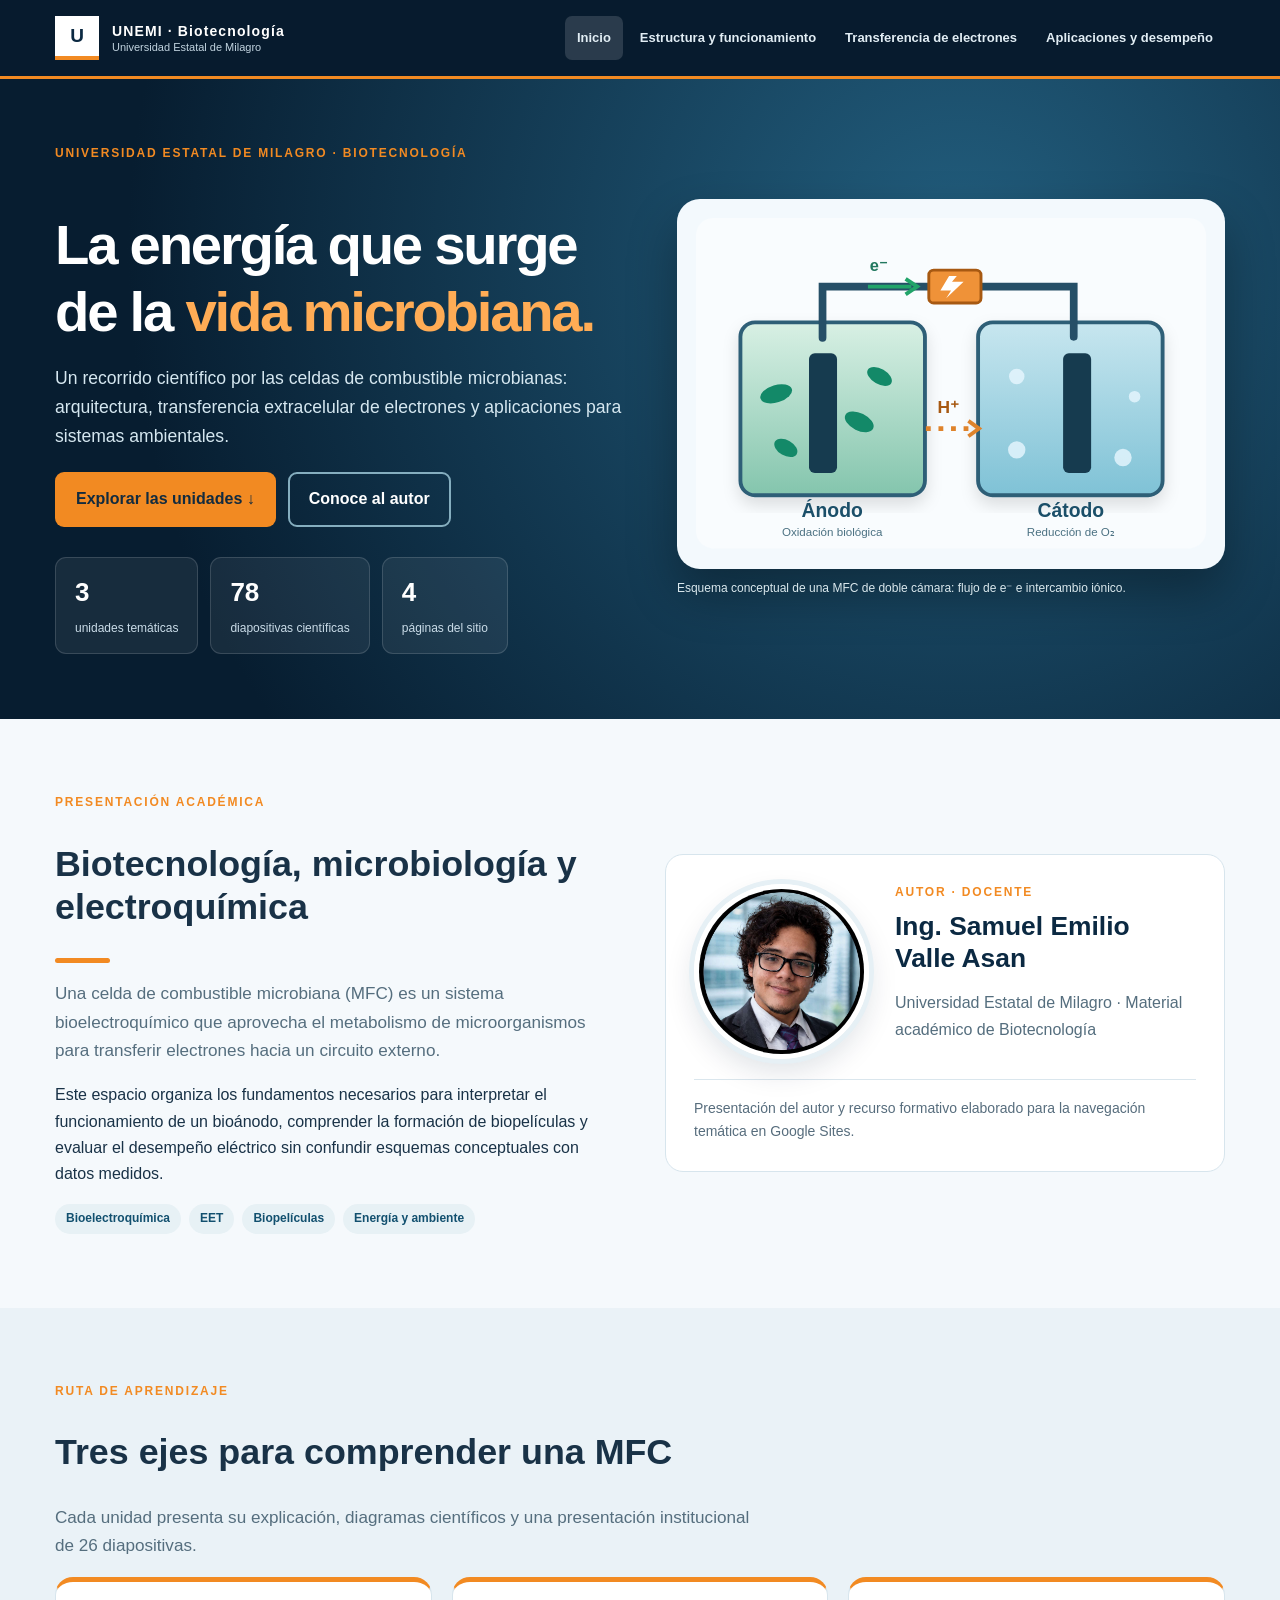
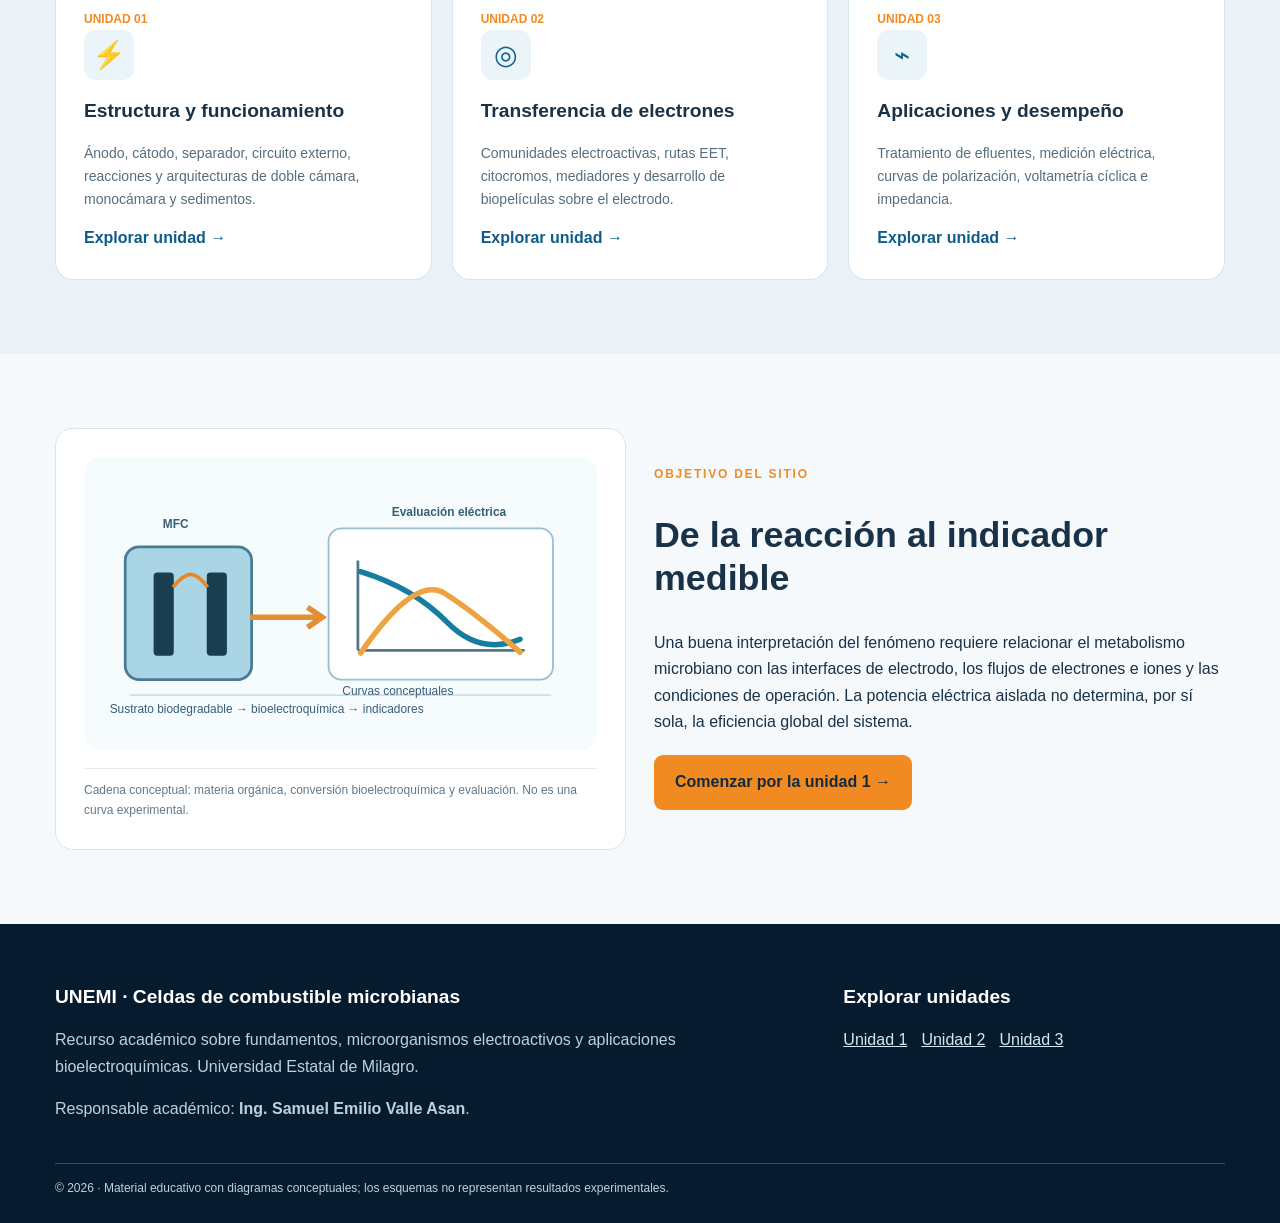
<file: index.html>
<!doctype html><html lang="es"><head><meta charset="utf-8"><meta name="viewport" content="width=device-width, initial-scale=1"><meta name="theme-color" content="#0b2942"><meta name="description" content="Sitio académico de UNEMI sobre celdas de combustible microbianas con tres unidades y 78 diapositivas."><title>Inicio | UNEMI · Celdas de combustible microbianas</title><link rel="stylesheet" href="styles.css"><link rel="icon" href="assets/icon.svg" type="image/svg+xml"></head><body><a class="skip-link" href="#contenido">Saltar al contenido</a><header class="site-header"><div class="container nav-shell"><a class="brand" href="index.html" aria-label="Inicio de MFC UNEMI"><span class="brand-mark">U</span><span class="brand-label"><strong>UNEMI · Biotecnología</strong><small>Universidad Estatal de Milagro</small></span></a><button class="nav-toggle" type="button" aria-controls="main-nav" aria-expanded="false" aria-label="Mostrar navegación">☰ Menú</button><nav id="main-nav" class="main-nav" aria-label="Navegación principal"><a href="index.html" aria-current="page">Inicio</a><a href="estructura.html">Estructura y funcionamiento</a><a href="transferencia.html">Transferencia de electrones</a><a href="aplicaciones.html">Aplicaciones y desempeño</a></nav></div></header><main id="contenido"><section class="hero"><div class="container hero-grid"><div class="fade-in"><div class="eyebrow">Universidad Estatal de Milagro · Biotecnología</div><h1>La energía que surge de la <em>vida microbiana.</em></h1><p>Un recorrido científico por las celdas de combustible microbianas: arquitectura, transferencia extracelular de electrones y aplicaciones para sistemas ambientales.</p><div class="hero-actions"><a class="btn" href="#unidades">Explorar las unidades ↓</a><a class="btn secondary" href="#autor">Conoce al autor</a></div><div class="stats" style="margin-top:26px"><div class="stat"><strong>3</strong><span>unidades temáticas</span></div><div class="stat"><strong>78</strong><span>diapositivas científicas</span></div><div class="stat"><strong>4</strong><span>páginas del sitio</span></div></div></div><div class="hero-visual"><div class="illustration-card"><svg viewBox="0 0 530 345" xmlns="http://www.w3.org/2000/svg" role="img" aria-label="Esquema conceptual de una celda microbiana de doble cámara, con flujo electrónico del ánodo al cátodo">
 <defs><linearGradient id="water" x1="0" x2="0" y1="0" y2="1"><stop stop-color="#c7e6ef"/><stop offset="1" stop-color="#7fc2d6"/></linearGradient><linearGradient id="anode" x1="0" x2="0" y1="0" y2="1"><stop stop-color="#d8f0e4"/><stop offset="1" stop-color="#84c5ad"/></linearGradient><filter id="drop"><feDropShadow dx="0" dy="8" stdDeviation="8" flood-opacity=".12"/></filter></defs>
 <rect x="1" y="1" width="528" height="342" rx="18" fill="#f9fcfe"/><g stroke="#2f5e77" stroke-width="4" stroke-linejoin="round" filter="url(#drop)"><rect x="47" y="109" width="191" height="179" rx="15" fill="url(#anode)"/><rect x="293" y="109" width="191" height="179" rx="15" fill="url(#water)"/></g>
 <path d="M132 125V72h260v52" fill="none" stroke="#264f67" stroke-width="8" stroke-linecap="round"/><rect x="242" y="55" width="54" height="34" rx="5" fill="#ef9238" stroke="#a75912" stroke-width="3"/><path d="M263 61l-9 15h11l-5 8 18-17h-12l5-6" fill="#fff"/>
 <path d="M179 72h45" stroke="#21a469" stroke-width="4"/><path d="m218 64 12 8-12 8" fill="none" stroke="#21a469" stroke-width="4"/><text x="181" y="56" font-size="17" font-weight="700" fill="#22785f">e⁻</text>
 <rect x="118" y="141" width="29" height="124" rx="6" fill="#163b4f"/><rect x="381" y="141" width="29" height="124" rx="6" fill="#163b4f"/>
 <g fill="#138968"><ellipse cx="84" cy="183" rx="17" ry="9" transform="rotate(-17 84 183)"/><ellipse cx="170" cy="212" rx="16" ry="9" transform="rotate(26 170 212)"/><ellipse cx="94" cy="239" rx="13" ry="8" transform="rotate(30 94 239)"/><ellipse cx="191" cy="165" rx="14" ry="8" transform="rotate(30 191 165)"/></g>
 <path d="M239 219h54" stroke="#df832b" stroke-width="5" stroke-dasharray="5 8"/><path d="m283 211 11 8-11 8" fill="none" stroke="#df832b" stroke-width="4"/><text x="251" y="203" font-size="18" font-weight="700" fill="#a75912">H⁺</text>
 <g fill="#e8f7ff" opacity=".8"><circle cx="333" cy="165" r="8"/><circle cx="455" cy="186" r="6"/><circle cx="333" cy="241" r="9"/><circle cx="443" cy="249" r="9"/></g>
 <text x="142" y="311" text-anchor="middle" font-size="20" font-weight="800" fill="#1b4f69">Ánodo</text><text x="389" y="311" text-anchor="middle" font-size="20" font-weight="800" fill="#1b4f69">Cátodo</text><text x="142" y="330" text-anchor="middle" font-size="12" fill="#4b7182">Oxidación biológica</text><text x="389" y="330" text-anchor="middle" font-size="12" fill="#4b7182">Reducción de O₂</text>
 </svg></div><div class="small-note">Esquema conceptual de una MFC de doble cámara: flujo de e⁻ e intercambio iónico.</div></div></div></section>
<section class="section" id="autor"><div class="container split"><div><div class="eyebrow">Presentación académica</div><h2>Biotecnología, microbiología y electroquímica</h2><div class="accent-rule"></div><p class="lead">Una celda de combustible microbiana (MFC) es un sistema bioelectroquímico que aprovecha el metabolismo de microorganismos para transferir electrones hacia un circuito externo.</p><p>Este espacio organiza los fundamentos necesarios para interpretar el funcionamiento de un bioánodo, comprender la formación de biopelículas y evaluar el desempeño eléctrico sin confundir esquemas conceptuales con datos medidos.</p><div class="pill-row"><span class="pill">Bioelectroquímica</span><span class="pill">EET</span><span class="pill">Biopelículas</span><span class="pill">Energía y ambiente</span></div></div><aside class="panel"><div class="portrait-wrap"><img class="portrait" src="assets/samuel-valle.jpg" alt="Retrato del Ing. Samuel Emilio Valle Asan" width="460" height="460" fetchpriority="high"><div><div class="eyebrow" style="margin-bottom:8px">Autor · Docente</div><div class="person-name">Ing. Samuel Emilio Valle Asan</div><p class="credentials">Universidad Estatal de Milagro · Material académico de Biotecnología</p></div></div><p style="border-top:1px solid #dae6ed;padding-top:17px;margin:20px 0 0;color:#576d7d;font-size:14px">Presentación del autor y recurso formativo elaborado para la navegación temática en Google Sites.</p></aside></div></section>
<section class="section alt" id="unidades"><div class="container"><div class="eyebrow">Ruta de aprendizaje</div><h2>Tres ejes para comprender una MFC</h2><p class="section-intro">Cada unidad presenta su explicación, diagramas científicos y una presentación institucional de 26 diapositivas.</p><div class="cards"><article class="tile featured"><div class="number">UNIDAD 01</div><div class="mini-icon" aria-hidden="true">⚡</div><h3>Estructura y funcionamiento</h3><p>Ánodo, cátodo, separador, circuito externo, reacciones y arquitecturas de doble cámara, monocámara y sedimentos.</p><a href="estructura.html">Explorar unidad →</a></article><article class="tile featured"><div class="number">UNIDAD 02</div><div class="mini-icon" aria-hidden="true">◎</div><h3>Transferencia de electrones</h3><p>Comunidades electroactivas, rutas EET, citocromos, mediadores y desarrollo de biopelículas sobre el electrodo.</p><a href="transferencia.html">Explorar unidad →</a></article><article class="tile featured"><div class="number">UNIDAD 03</div><div class="mini-icon" aria-hidden="true">⌁</div><h3>Aplicaciones y desempeño</h3><p>Tratamiento de efluentes, medición eléctrica, curvas de polarización, voltametría cíclica e impedancia.</p><a href="aplicaciones.html">Explorar unidad →</a></article></div></div></section>
<section class="section"><div class="container split tight"><div class="concept-panel"><svg viewBox="0 0 560 320" xmlns="http://www.w3.org/2000/svg" role="img" aria-label="Concepto de valorización de efluentes, electrodos y mediciones">
 <rect width="560" height="320" rx="18" fill="#f6fbfd"/><g stroke="#c9e0ec" stroke-width="2"><path d="M50 260h460"/></g>
 <rect x="45" y="98" width="138" height="145" rx="15" fill="#a9d5e5" stroke="#497b94" stroke-width="3"/><rect x="76" y="126" width="22" height="91" rx="4" fill="#193e50"/><rect x="134" y="126" width="22" height="91" rx="4" fill="#193e50"/><path d="M97 142c16-19 24-18 38 0" fill="none" stroke="#ed8527" stroke-width="4"/>
 <path d="M181 175h78" stroke="#e38d35" stroke-width="6"/><path d="m244 164 16 11-16 11" fill="none" stroke="#e38d35" stroke-width="6"/>
 <rect x="267" y="78" width="245" height="165" rx="14" fill="#fff" stroke="#9abed0" stroke-width="2"/>
 <path d="M299 211V113m0 98h182" fill="none" stroke="#547487" stroke-width="3"/>
 <path d="M302 125 Q360 143 396 180 T476 199" fill="none" stroke="#167da0" stroke-width="6" stroke-linecap="round"/>
 <path d="M302 214 Q361 128 394 149 T476 213" fill="none" stroke="#eda33f" stroke-width="6" stroke-linecap="round"/>
 <g fill="#365f76" font-size="13" font-family="Arial,sans-serif"><text x="86" y="77" font-weight="700">MFC</text><text x="336" y="64" font-weight="700">Evaluación eléctrica</text><text x="282" y="260">Curvas conceptuales</text><text x="28" y="280">Sustrato biodegradable → bioelectroquímica → indicadores</text></g>
</svg><figcaption>Cadena conceptual: materia orgánica, conversión bioelectroquímica y evaluación. No es una curva experimental.</figcaption></div><div><div class="eyebrow">Objetivo del sitio</div><h2>De la reacción al indicador medible</h2><p>Una buena interpretación del fenómeno requiere relacionar el metabolismo microbiano con las interfaces de electrodo, los flujos de electrones e iones y las condiciones de operación. La potencia eléctrica aislada no determina, por sí sola, la eficiencia global del sistema.</p><a class="btn" href="estructura.html">Comenzar por la unidad 1 →</a></div></div></section></main><footer class="site-footer"><div class="container"><div class="foot-grid"><div><h3>UNEMI · Celdas de combustible microbianas</h3><p>Recurso académico sobre fundamentos, microorganismos electroactivos y aplicaciones bioelectroquímicas. Universidad Estatal de Milagro.</p><p>Responsable académico: <strong>Ing. Samuel Emilio Valle Asan</strong>.</p></div><div><h3>Explorar unidades</h3><div class="contact-links"><a href="estructura.html">Unidad 1</a><a href="transferencia.html">Unidad 2</a><a href="aplicaciones.html">Unidad 3</a></div></div></div><div class="foot-bottom">© <span data-year>2026</span> · Material educativo con diagramas conceptuales; los esquemas no representan resultados experimentales.</div></div></footer><script src="site.js" defer></script></body></html>
</file>
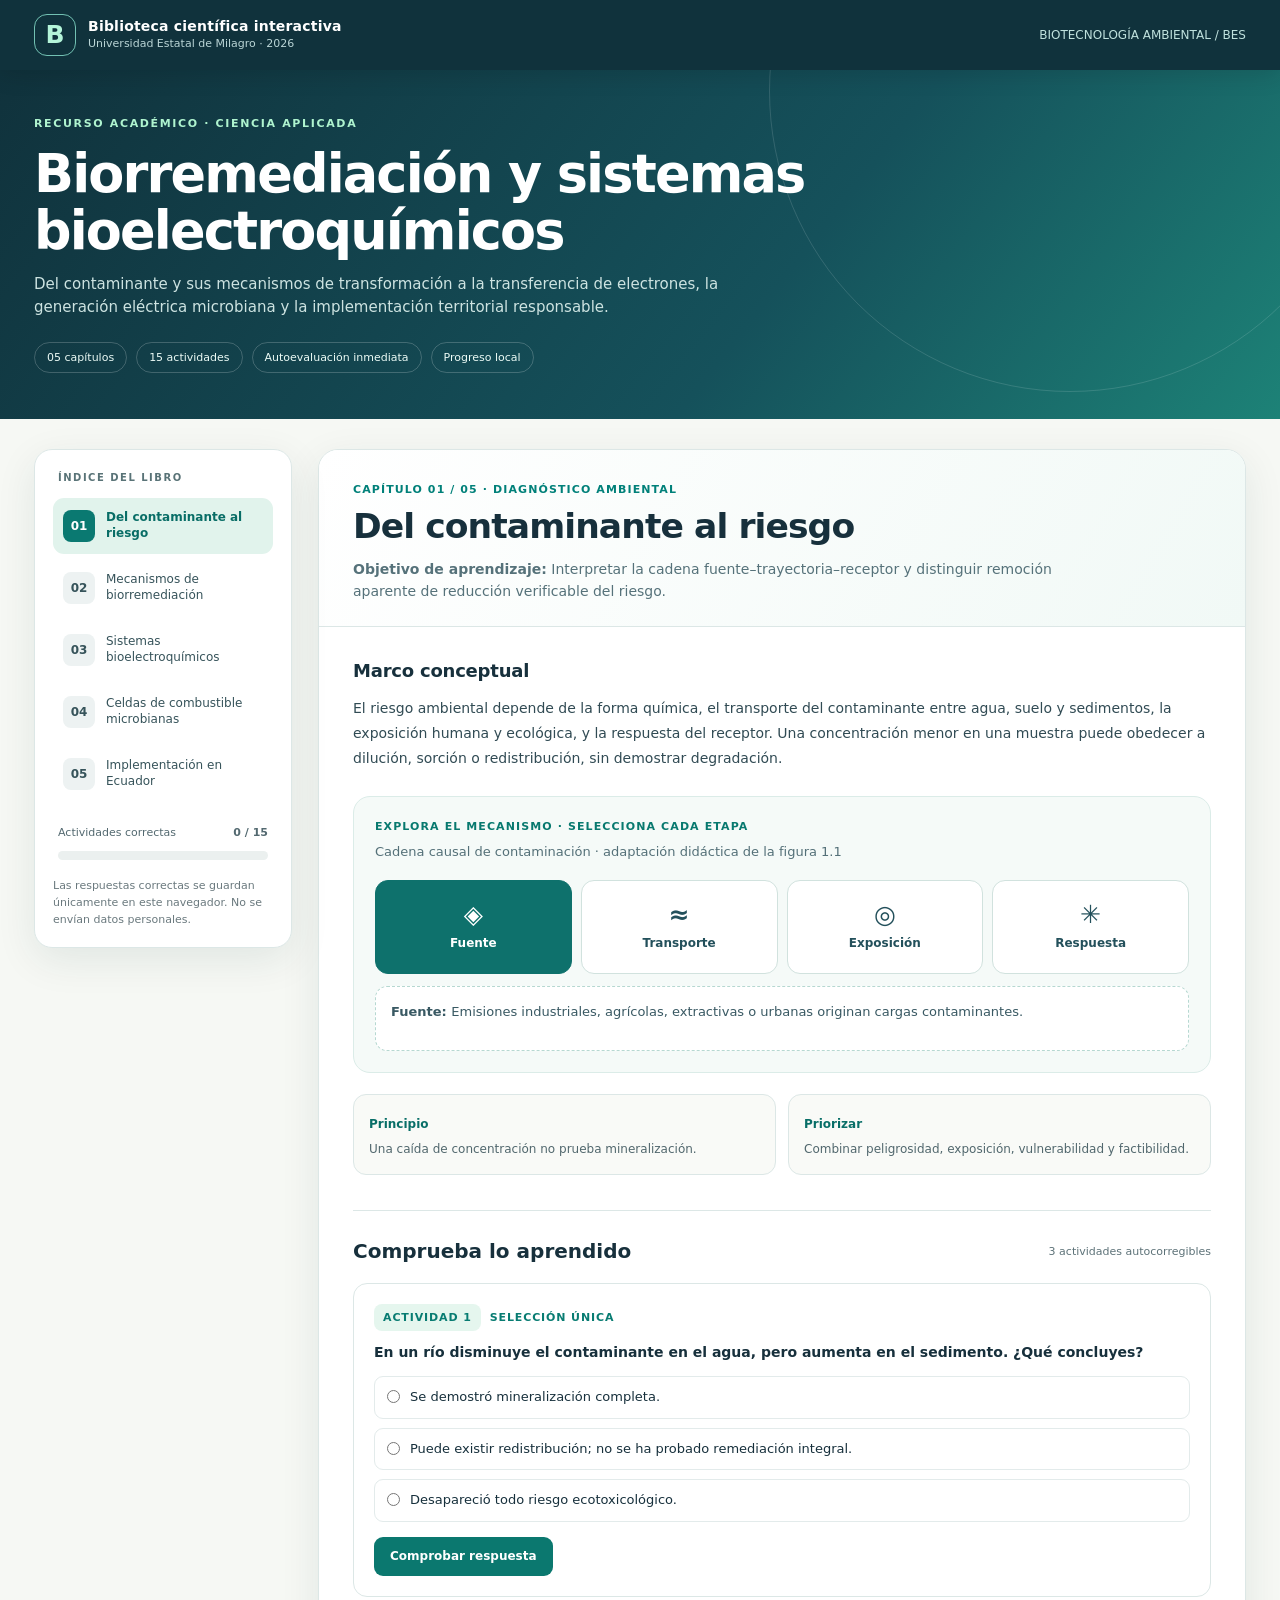
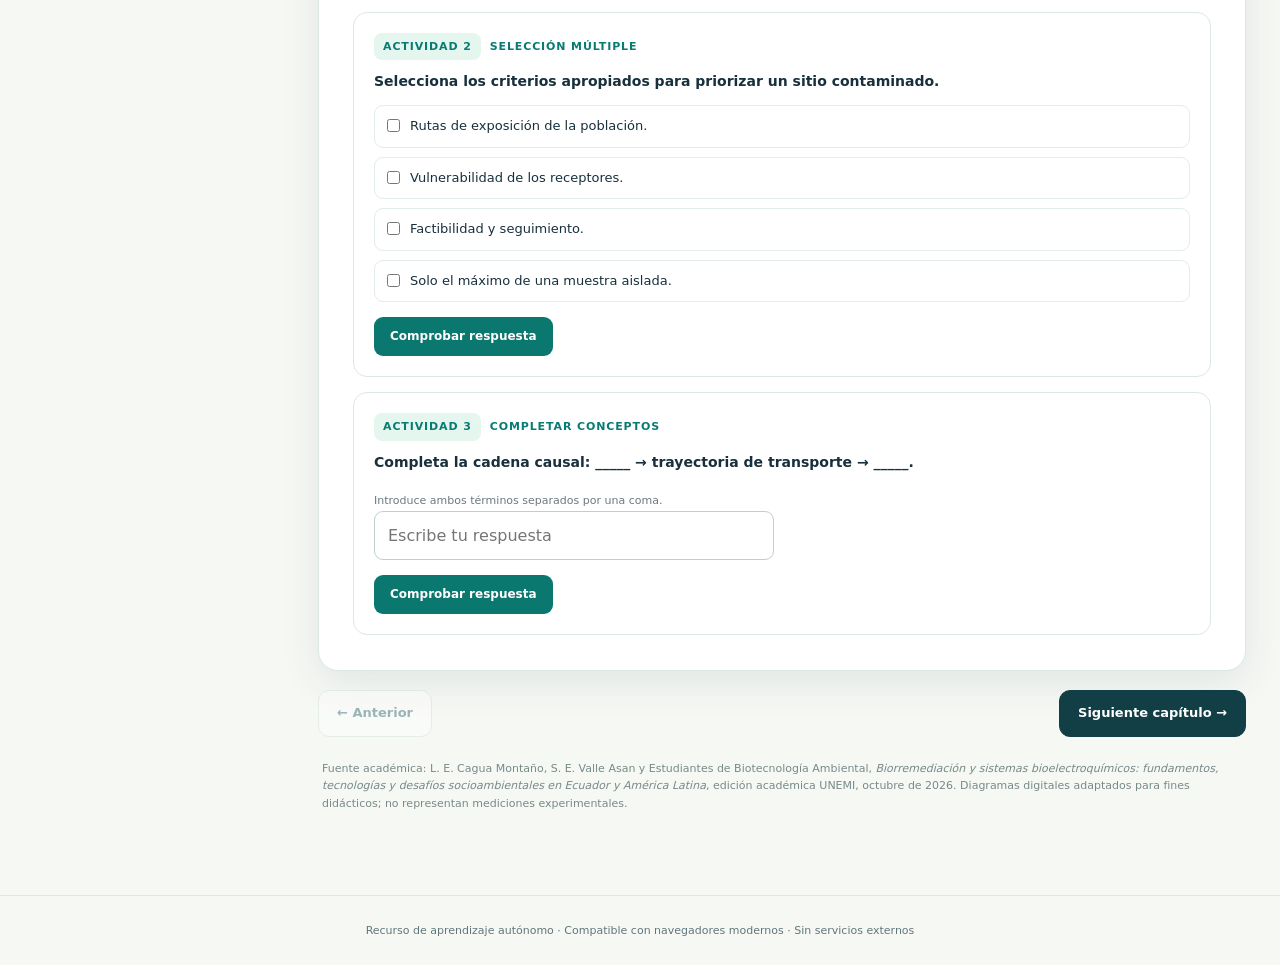
<file: docs/index.html>
<!DOCTYPE html>
<html lang="es">
<head>
<meta charset="utf-8"><meta name="viewport" content="width=device-width,initial-scale=1">
<meta name="description" content="Libro digital interactivo de biorremediación y sistemas bioelectroquímicos. Cinco capítulos y quince actividades autocorregibles.">
<meta name="theme-color" content="#10323c">
<title>Biorremediación y sistemas bioelectroquímicos | Libro interactivo UNEMI</title>
<style>
:root{--navy:#10323c;--navy2:#174857;--teal:#007f7c;--mint:#d8f5e9;--cream:#f6f8f4;--ink:#17303c;--muted:#5a6c74;--line:#dce7e6;--white:#fff;--amber:#f0a13c;--shadow:0 12px 40px rgba(12,51,58,.09)}
*{box-sizing:border-box}body{margin:0;background:var(--cream);font-family:Inter,"Segoe UI",system-ui,-apple-system,sans-serif;color:var(--ink);line-height:1.58}button,input,textarea{font:inherit}button{cursor:pointer}.skip{position:absolute;top:-70px;left:15px;background:white;padding:10px;z-index:99}.skip:focus{top:8px}a{color:#007273}button:focus-visible,input:focus-visible,textarea:focus-visible{outline:3px solid #e59b2e;outline-offset:3px}
.shell{max-width:1260px;margin:auto;padding:0 24px}.top{background:var(--navy);color:#fff;position:sticky;top:0;z-index:40;box-shadow:0 4px 24px #0002}.top .shell{display:flex;align-items:center;justify-content:space-between;gap:14px;min-height:70px}.brand{display:flex;gap:12px;align-items:center;min-width:0}.mark{display:grid;place-items:center;width:42px;height:42px;border:1px solid #72c1b3;border-radius:13px;color:#b4f5d9;font-size:25px;font-weight:900}.brand strong{display:block;font-size:14px;line-height:1.2;letter-spacing:.015em}.brand small{display:block;color:#bad5d6;font-size:11px}.topright{font-size:12px;white-space:nowrap;color:#bfe1dd}.hero{background:linear-gradient(128deg,#10323c 0%,#15515b 61%,#1d8277 100%);color:#fff;overflow:hidden}.hero .shell{padding-top:45px;padding-bottom:46px;position:relative}.hero .shell:after{content:"";position:absolute;right:-8%;top:-80%;border:1px solid #ffffff22;width:600px;height:600px;border-radius:50%;pointer-events:none}.eyebrow{color:#aff4cf;letter-spacing:.15em;text-transform:uppercase;font-size:11px;font-weight:800}.hero h1{font-size:clamp(29px,4.1vw,54px);line-height:1.07;max-width:840px;letter-spacing:-.035em;margin:14px 0}.hero p{max-width:760px;color:#cde3e1;margin:0;font-size:15px}.pills{display:flex;flex-wrap:wrap;gap:9px;margin-top:22px}.pill{border:1px solid #ffffff33;border-radius:99px;padding:6px 12px;font-size:11px;color:#ecfbf6}.layout{display:grid;grid-template-columns:258px minmax(0,1fr);align-items:start;gap:26px;padding-top:30px;padding-bottom:60px}.aside{background:#fff;border:1px solid var(--line);border-radius:18px;box-shadow:var(--shadow);padding:18px;position:sticky;top:92px}.tinyhead{font-size:10px;text-transform:uppercase;font-weight:850;letter-spacing:.15em;color:#597377;margin:2px 5px 12px}.navitem{width:100%;border:0;background:none;text-align:left;display:flex;align-items:center;gap:11px;padding:12px 10px;border-radius:11px;color:#36535a;margin-bottom:6px}.navitem:hover{background:#f1f6f5}.navitem.active{background:#e1f3ec;color:#086d66;font-weight:800}.navno{width:32px;height:32px;border-radius:8px;flex:0 0 auto;background:#edf2f2;display:grid;place-items:center;font-size:12px;font-weight:900}.active .navno{background:#0a7971;color:white}.navtitle{font-size:12px;line-height:1.32;flex:1}.navtick{font-size:14px;color:#118467;font-weight:900}.progress{margin:22px 5px 4px}.ptext{display:flex;justify-content:space-between;font-size:11px;color:#536970;margin-bottom:9px}.track{width:100%;height:9px;border-radius:100px;background:#ebf0ef;overflow:hidden}.track>span{display:block;height:100%;width:0%;background:linear-gradient(90deg,#077b70,#4dbea0);transition:width .3s}.miniinfo{margin-top:17px;font-size:11px;color:#6a797e}.main{min-width:0}.paper{background:white;border:1px solid var(--line);box-shadow:var(--shadow);border-radius:20px;overflow:hidden}.paperhead{padding:31px 34px 24px;border-bottom:1px solid var(--line);background:linear-gradient(120deg,#fff,#f1f9f6)}.paperhead .category{font-size:11px;letter-spacing:.1em;text-transform:uppercase;color:#008079;font-weight:850}.paperhead h2{font-size:clamp(24px,2.7vw,35px);line-height:1.16;letter-spacing:-.027em;margin:7px 0 12px}.paperhead p{color:#56727a;margin:0;max-width:750px;font-size:14px}.paperbody{padding:30px 34px 35px}.sectiontitle{font-size:18px;letter-spacing:-.012em;margin:0 0 10px}.intro{font-size:14px;line-height:1.8;color:#314b54}.concept{margin:25px 0 0;background:#f5faf8;border:1px solid #dbece8;border-radius:17px;padding:21px}.conceptlabel{font-size:11px;font-weight:850;letter-spacing:.1em;color:#08796f;text-transform:uppercase}.concept p{font-size:13px;color:#547078;margin:7px 0 0}.steps{display:grid;grid-template-columns:repeat(4,1fr);gap:9px;margin-top:17px}.step{border:1px solid #d1e2de;background:white;min-height:94px;border-radius:13px;padding:14px 10px;text-align:left;display:flex;flex-direction:column;align-items:center;justify-content:center;gap:7px;color:#23505b;font-size:12px;font-weight:780;transition:transform .16s,border-color .16s,background .16s}.step:hover{transform:translateY(-2px);border-color:#55aa9a}.step.selected{background:#0e716c;border-color:#0e716c;color:white}.step .sym{font-size:25px;line-height:1}.detail{background:white;margin-top:12px;padding:15px;border-radius:12px;border:1px dashed #b6d8d1;min-height:65px;font-size:13px;color:#395963}.lesson{display:grid;grid-template-columns:1fr 1fr;gap:12px;margin-top:21px}.takeaway{background:#f9faf7;border:1px solid var(--line);border-radius:13px;padding:15px}.takeaway b{font-size:12px;color:#086e67}.takeaway p{margin:5px 0 0;font-size:12px;color:#51676d}.quizhead{display:flex;align-items:center;justify-content:space-between;gap:12px;border-top:1px solid var(--line);margin-top:35px;padding-top:25px}.quizhead h3{font-size:20px;margin:0}.quizhead span{font-size:11px;color:#5d7278}.qcard{border:1px solid var(--line);border-radius:14px;margin-top:15px;padding:20px;background:#fff}.qtop{display:flex;align-items:center;gap:9px;font-size:11px;text-transform:uppercase;letter-spacing:.08em;color:#087c72;font-weight:900}.qnum{border-radius:8px;background:#e5f6ee;padding:5px 9px}.question{font-size:14px;font-weight:720;margin:10px 0 13px}.choices{display:grid;gap:9px}.choice{display:flex;gap:10px;align-items:flex-start;padding:10px 12px;border:1px solid #e3ebeb;border-radius:9px;font-size:13px;cursor:pointer}.choice:has(input:checked){border-color:#36a68e;background:#e9f8f2}.choice input{margin:3px 0 0;accent-color:#007e72;flex:0 0 auto}.blank{width:100%;padding:11px 13px;border:1px solid #bfcfcd;border-radius:9px;max-width:400px}.qfooter{display:flex;flex-wrap:wrap;gap:10px;align-items:center;margin-top:15px}.check{border:0;background:#0b786f;color:#fff;font-size:12px;font-weight:800;border-radius:9px;padding:10px 16px}.check:hover{background:#005951}.check:disabled{opacity:.6;cursor:default}.feedback{font-size:12px;line-height:1.5;flex:1}.feedback.good{color:#096949}.feedback.bad{color:#a15a14}.pages{display:flex;justify-content:space-between;gap:12px;margin-top:19px}.navbtn{border:1px solid #cbdcd9;background:#fff;border-radius:11px;padding:12px 18px;color:#13525b;font-size:13px;font-weight:800}.navbtn.primary{background:#123e46;color:white;border-color:#123e46}.navbtn:disabled{opacity:.4;cursor:not-allowed}.sim{margin:22px 0 0;padding:18px;border-radius:15px;background:linear-gradient(120deg,#eaf7f3,#fdfdfa);border:1px solid #bddfd6}.sim h3{margin:0 0 5px;font-size:15px}.sim p{font-size:12px;color:#607477;margin:0 0 15px}.simrow{display:grid;grid-template-columns:1fr 1fr;gap:14px}.sim label{display:block;font-size:12px;font-weight:800}.sim input[type=range]{width:100%;accent-color:#007e75}.value{font-variant-numeric:tabular-nums;font-weight:850;color:#08766f}.meter{height:10px;background:#cfdfdb;border-radius:20px;overflow:hidden;margin:12px 0 8px}.meter span{display:block;height:100%;width:5%;border-radius:20px;background:linear-gradient(90deg,#0d7b73,#e3ad4c);transition:width .2s}.result{font-size:18px;font-weight:900;color:#0f565c}.reflection{margin-top:22px;padding:19px;background:#f5f8f4;border:1px solid #dce9e5;border-radius:13px}.reflection textarea{width:100%;margin-top:11px;padding:12px;border:1px solid #c3d6d1;border-radius:9px;min-height:94px;resize:vertical}.reflection small{color:#647c80}.closing{margin-top:15px;padding:18px;border:1px solid #d5e7e1;background:#f1faf6;border-radius:12px}.closing p{font-size:13px;margin:7px 0}.summarypanel{margin-top:21px;background:#103c44;color:#fff;border-radius:15px;padding:21px}.summarypanel strong{font-size:19px}.summarypanel p{color:#c6ded9;font-size:13px}.endnote{font-size:11px;color:#77898b;margin:23px 4px}.mobilechap{display:none}footer{padding:26px;text-align:center;border-top:1px solid #e0e6e5;color:#60767b;font-size:11px}
@media(max-width:930px){.layout{grid-template-columns:1fr;padding-top:18px}.aside{position:relative;top:auto;display:none}.mobilechap{display:block;width:100%;padding:12px;margin-bottom:13px;border:1px solid #cadfd9;border-radius:10px;background:#fff;font-weight:750;color:#0f5b60}.hero .shell{padding-top:30px;padding-bottom:34px}.topright{display:none}}
@media(max-width:600px){.shell{padding:0 14px}.paperhead{padding:24px 21px}.paperbody{padding:21px}.steps{grid-template-columns:repeat(2,1fr)}.lesson,.simrow{grid-template-columns:1fr}.brand strong{font-size:12px}.hero h1{font-size:31px}.qcard{padding:15px}.pages{gap:6px}.navbtn{padding:10px;font-size:12px}}@media(prefers-reduced-motion:reduce){*,*:before,*:after{transition:none!important;scroll-behavior:auto!important}}
</style>
</head>
<body>
<a href="#book" class="skip">Saltar al contenido</a>
<header class="top"><div class="shell"><div class="brand"><div class="mark" aria-hidden="true">B</div><div><strong>Biblioteca científica interactiva</strong><small>Universidad Estatal de Milagro · 2026</small></div></div><div class="topright">BIOTECNOLOGÍA AMBIENTAL / BES</div></div></header>
<section class="hero"><div class="shell"><div class="eyebrow">Recurso académico · Ciencia aplicada</div><h1>Biorremediación y sistemas bioelectroquímicos</h1><p>Del contaminante y sus mecanismos de transformación a la transferencia de electrones, la generación eléctrica microbiana y la implementación territorial responsable.</p><div class="pills"><span class="pill">05 capítulos</span><span class="pill">15 actividades</span><span class="pill">Autoevaluación inmediata</span><span class="pill">Progreso local</span></div></div></section>
<div class="shell layout"><aside class="aside"><div class="tinyhead">Índice del libro</div><nav id="nav" aria-label="Capítulos del libro"></nav><div class="progress"><div class="ptext"><span>Actividades correctas</span><strong id="scoremini">0 / 15</strong></div><div class="track" role="progressbar" aria-label="Progreso de actividades" aria-valuemin="0" aria-valuemax="15" aria-valuenow="0" id="progress"><span id="bar"></span></div></div><div class="miniinfo">Las respuestas correctas se guardan únicamente en este navegador. No se envían datos personales.</div></aside><main class="main" id="book" tabindex="-1"><select class="mobilechap" id="mobilechap" aria-label="Elegir capítulo"></select><article class="paper"><div id="chapter"></div></article><div class="pages"><button class="navbtn" id="prev" type="button">← Anterior</button><button class="navbtn primary" id="next" type="button">Siguiente capítulo →</button></div><p class="endnote">Fuente académica: L. E. Cagua Montaño, S. E. Valle Asan y Estudiantes de Biotecnología Ambiental, <em>Biorremediación y sistemas bioelectroquímicos: fundamentos, tecnologías y desafíos socioambientales en Ecuador y América Latina</em>, edición académica UNEMI, octubre de 2026. Diagramas digitales adaptados para fines didácticos; no representan mediciones experimentales.</p></main></div><footer>Recurso de aprendizaje autónomo · Compatible con navegadores modernos · Sin servicios externos</footer>
<script>
(function(){
'use strict';
var chapters=[
{title:'Del contaminante al riesgo',tag:'Diagnóstico ambiental',goal:'Interpretar la cadena fuente–trayectoria–receptor y distinguir remoción aparente de reducción verificable del riesgo.',intro:'El riesgo ambiental depende de la forma química, el transporte del contaminante entre agua, suelo y sedimentos, la exposición humana y ecológica, y la respuesta del receptor. Una concentración menor en una muestra puede obedecer a dilución, sorción o redistribución, sin demostrar degradación.',caption:'Cadena causal de contaminación · adaptación didáctica de la figura 1.1',steps:[['◈','Fuente','Emisiones industriales, agrícolas, extractivas o urbanas originan cargas contaminantes.'],['≈','Transporte','La advección, la infiltración, la escorrentía y la sorción redistribuyen contaminantes.'],['◎','Exposición','Los receptores humanos y ecológicos entran en contacto mediante agua, aire, alimentos o suelo.'],['✳','Respuesta','Las consecuencias incluyen efectos ecotoxicológicos, riesgo residual y cambios ecosistémicos.']],tips:[['Principio','Una caída de concentración no prueba mineralización.'],['Priorizar','Combinar peligrosidad, exposición, vulnerabilidad y factibilidad.']],qs:[{type:'single',q:'En un río disminuye el contaminante en el agua, pero aumenta en el sedimento. ¿Qué concluyes?',a:['Se demostró mineralización completa.','Puede existir redistribución; no se ha probado remediación integral.','Desapareció todo riesgo ecotoxicológico.'],c:[1],why:'El balance de masa entre compartimentos es indispensable.'},{type:'multi',q:'Selecciona los criterios apropiados para priorizar un sitio contaminado.',a:['Rutas de exposición de la población.','Vulnerabilidad de los receptores.','Factibilidad y seguimiento.','Solo el máximo de una muestra aislada.'],c:[0,1,2],why:'La priorización debe ser multicriterio y trazable.'},{type:'fill',q:'Completa la cadena causal: _____ → trayectoria de transporte → _____.',h:'Introduce ambos términos separados por una coma.',c:['fuente','receptor'],why:'Fuente y receptor son los extremos de la cadena causal.'}]},
{title:'Mecanismos de biorremediación',tag:'Procesos microbiológicos',goal:'Distinguir biodegradación, biosorción y transformaciones que inmovilizan contaminantes.',intro:'La biodegradación implica transformación bioquímica mediante enzimas y rutas metabólicas. La biosorción retiene compuestos en grupos funcionales de la biomasa; la bioacumulación los incorpora a un organismo. La bioprecipitación o biomineralización puede inmovilizar metales, pero no destruye los elementos químicos.',caption:'Mecanismos de destino y transformación · adaptación didáctica de la figura 4.2',steps:[['↻','Biodegradación','Enzimas microbianas transforman moléculas; deben identificarse productos y destino final.'],['⬡','Biosorción','Los grupos funcionales de la biomasa fijan sustancias sin requerir su metabolismo.'],['◉','Bioacumulación','La sustancia se incorpora a células y tejidos; requiere evaluar gestión de la biomasa.'],['◆','Biomineralización','Procesos biológicos pueden formar fases minerales menos móviles, sin destruir metales.']],tips:[['Evidencia','Determinar productos, balance de masa y toxicidad residual.'],['Precaución','Remover no equivale a eliminar ni a mineralizar.']],qs:[{type:'single',q:'La biomasa retiene Pb(II) sobre la superficie celular sin incorporarlo. ¿Qué mecanismo es?',a:['Biosorción.','Mineralización completa del plomo.','Biodegradación del elemento metálico.'],c:[0],why:'La biosorción consiste en la retención superficial.'},{type:'multi',q:'¿Qué verificaciones respaldan una remediación y no una simple transferencia de masa?',a:['Balance de masa entre matrices.','Identificación de productos o transformación.','Riesgo o ecotoxicidad residual.','Una única medición inicial.'],c:[0,1,2],why:'La eficacia depende del destino químico y del riesgo residual.'},{type:'fill',q:'Completa: la _____ implica transformación bioquímica y la _____ retención superficial.',h:'Escribe los dos mecanismos separados por una coma.',c:['biodegradacion','biosorcion'],why:'Los mecanismos deben diferenciarse al interpretar una reducción analítica.'}]},
{title:'Sistemas bioelectroquímicos',tag:'Transferencia de electrones',goal:'Identificar rutas de transferencia extracelular de electrones y sus requisitos de evidencia.',intro:'Los sistemas bioelectroquímicos (BES) integran reacciones electroquímicas y metabolismo microbiano. En un bioánodo, los microorganismos oxidan sustratos y una fracción de los electrones puede alcanzar el electrodo mediante contacto de proteínas redox, redes de citocromos, mediadores solubles o estructuras conductoras.',caption:'Rutas de transferencia extracelular (EET) · adaptación de la figura 10.2',steps:[['●','Célula','La oxidación metabólica suministra electrones, cuya transferencia depende de la fisiología microbiana.'],['✺','Citocromos','Proteínas redox de membrana o superficie facilitan pasos electrónicos cercanos.'],['⇄','Mediadores','Compuestos redox solubles pueden transportar electrones entre microorganismo y electrodo.'],['▥','Electrodo','La interfaz electrodo–biopelícula recoge o suministra electrones según el sistema.']],tips:[['Inferencia','Medir voltaje no demuestra EET directa.'],['Controles','Comparar controles abióticos y electroquímica bajo carga.']],qs:[{type:'single',q:'Una molécula redox soluble transporta electrones desde la célula al electrodo. ¿Cuál es la ruta?',a:['Transferencia mediada por compuestos redox.','Difusión simple de oxígeno.','Prueba exclusiva de transferencia por pili.'],c:[0],why:'Los mediadores transportan carga mediante ciclos de oxidación y reducción.'},{type:'multi',q:'¿Qué evidencia ayuda a estudiar mecanismos EET?',a:['Curvas electroquímicas y controles abióticos.','Caracterización de materiales y biopelícula.','Corriente y potencial bajo carga.','Un voltaje aislado sin controles.'],c:[0,1,2],why:'Una inferencia mecanística requiere convergencia de evidencias.'},{type:'fill',q:'Completa: el _____ puede captar electrones producidos en la oxidación microbiana.',h:'Escribe el nombre del electrodo.',c:['anodo'],why:'En el bioánodo se produce la recolección de electrones en una MFC.'}]},
{title:'Celdas de combustible microbianas',tag:'MFC · energía y desempeño',goal:'Relacionar flujo de electrones, potencia útil e indicadores reproducibles de desempeño.',intro:'En una celda de combustible microbiana (MFC), el metabolismo microbiano oxida el sustrato en el ánodo y una reacción de reducción ocurre en el cátodo. Los electrones circulan por un circuito externo mientras el transporte iónico contribuye al balance de carga. La potencia es P = V × I y una tensión de circuito abierto elevada no implica potencia útil elevada.',caption:'Flujos en una MFC · adaptación didáctica de la figura 11.2',steps:[['◍','Bioánodo','La biopelícula oxida materia orgánica y libera electrones hacia el ánodo.'],['→','Circuito','Los electrones recorren un circuito externo con una carga eléctrica.'],['⊕','Iones','El transporte de especies iónicas mantiene la electroneutralidad del sistema.'],['◌','Biocátodo','Una reacción de reducción recibe electrones y cierra el circuito electroquímico.']],tips:[['Potencia','P (mW) = V (V) × I (mA).'],['Comparación','Reportar polarización, DQO, eficiencia coulómbica y normalización.']],qs:[{type:'single',q:'Una MFC tiene 0,9 V en circuito abierto, pero entrega poca corriente con carga. ¿Qué implica?',a:['La potencia útil puede ser baja.','La potencia es necesariamente máxima.','La eficiencia coulómbica es 100 %.'],c:[0],why:'Una lectura en circuito abierto no caracteriza el trabajo entregado.'},{type:'multi',q:'¿Qué mediciones permiten comparar celdas de forma reproducible?',a:['Curvas de polarización y corriente bajo carga.','DQO y eficiencia coulómbica.','Área o volumen para normalización.','Solo el voltaje máximo.'],c:[0,1,2],why:'Las condiciones de medición y la base de normalización son esenciales.'},{type:'fill',q:'En P = V × I, la potencia es el producto de _____ y _____.',h:'Introduce ambas magnitudes, separadas por coma.',c:['voltaje|tension','corriente'],why:'Voltaje por corriente determina la potencia instantánea.'}]},
{title:'Implementación en Ecuador',tag:'Escalamiento y sostenibilidad',goal:'Seleccionar intervenciones con caracterización, pilotos, seguimiento y evaluación territorial.',intro:'La aplicación regional exige caracterizar contaminantes, efluentes, condiciones socioambientales y capacidades institucionales. Antes de escalar un BES se requieren ensayos de tratabilidad, controles, pilotos con indicadores comparables y verificación independiente del riesgo ambiental residual.',caption:'Hoja de ruta territorial · adaptación didáctica de la figura 16.1',steps:[['⌕','Diagnóstico','Establecer matriz, contaminantes, exposición, línea base y criterios de aceptación.'],['⚙','Piloto','Evaluar estabilidad, condiciones de operación, controles y reproducibilidad.'],['▤','Seguimiento','Medir desempeño, costos, mantenimiento, riesgo residual y participación.'],['↗','Escalamiento','Ampliar solo con evidencia suficiente y criterios de continuidad explícitos.']],tips:[['Sostenibilidad','Considerar balance energético, vida útil y costos.'],['Gobernanza','Asignar responsables, metas y acciones correctivas.']],qs:[{type:'single',q:'Antes de instalar masivamente un BES municipal, ¿qué es lo más sólido?',a:['Caracterizar, ensayar tratabilidad y evaluar un piloto con indicadores.','Extrapolar un único ensayo aislado.','Priorizar solo el aspecto de las instalaciones.'],c:[0],why:'El escalamiento requiere evidencia de tratabilidad y estabilidad.'},{type:'multi',q:'¿Qué componentes debe contener el seguimiento institucional?',a:['Línea base y meta medible.','Responsable y frecuencia de monitoreo.','Umbrales y acción correctiva.','Considerar todo descenso momentáneo como éxito.'],c:[0,1,2],why:'El monitoreo debe conectar medición con decisiones y responsabilidad.'},{type:'fill',q:'Todo piloto debe iniciar con una _____ y mantener un plan de _____.',h:'Escribe los dos conceptos separados por coma.',c:['linea base','monitoreo'],why:'Línea base y monitoreo permiten demostrar los cambios.'}]}];
var key='unemi-bes-web-v1';var state={page:0,done:{},notes:''};try{var saved=JSON.parse(localStorage.getItem(key)||'{}');if(saved&&typeof saved==='object'){state.page=Math.min(4,Math.max(0,Number(saved.page)||0));state.done=saved.done||{};state.notes=saved.notes||''}}catch(e){}
var $=function(id){return document.getElementById(id)};function persist(){try{localStorage.setItem(key,JSON.stringify(state))}catch(e){}}function completed(){return Object.keys(state.done).filter(function(k){return state.done[k]===true}).length}function norm(s){return String(s||'').normalize('NFD').replace(/[\u0300-\u036f]/g,'').trim().toLowerCase().replace(/\s+/g,' ')}
function renderNav(){var c=completed();$('nav').innerHTML=chapters.map(function(p,i){var ok=[0,1,2].every(function(q){return state.done[i+':'+q]});return '<button type="button" class="navitem '+(state.page===i?'active':'')+'" data-page="'+i+'" '+(state.page===i?'aria-current="page"':'')+'><span class="navno">'+('0'+(i+1)).slice(-2)+'</span><span class="navtitle">'+p.title+'</span><span class="navtick">'+(ok?'✓':'')+'</span></button>'}).join('');$('nav').querySelectorAll('[data-page]').forEach(function(el){el.addEventListener('click',function(){go(Number(el.dataset.page))})});$('mobilechap').innerHTML=chapters.map(function(p,i){return '<option value="'+i+'" '+(state.page===i?'selected':'')+'>'+('0'+(i+1)).slice(-2)+' · '+p.title+'</option>'}).join('');$('scoremini').textContent=c+' / 15';$('bar').style.width=100*c/15+'%';$('progress').setAttribute('aria-valuenow',c)}
function renderDiagram(p){return '<section class="concept" aria-label="Esquema interactivo"><div class="conceptlabel">Explora el mecanismo · selecciona cada etapa</div><p>'+p.caption+'</p><div class="steps">'+p.steps.map(function(s,i){return '<button type="button" class="step '+(i===0?'selected':'')+'" data-step="'+i+'" aria-pressed="'+(i===0?'true':'false')+'"><span class="sym" aria-hidden="true">'+s[0]+'</span><span>'+s[1]+'</span></button>'}).join('')+'</div><div class="detail" id="detail" aria-live="polite"><b>'+p.steps[0][1]+': </b>'+p.steps[0][2]+'</div></section>'}
function makeQuestion(q,i){var id='q'+i;var html='<section class="qcard" id="'+id+'"><div class="qtop"><span class="qnum">ACTIVIDAD '+(i+1)+'</span><span>'+(q.type==='single'?'Selección única':q.type==='multi'?'Selección múltiple':'Completar conceptos')+'</span></div><div class="question">'+q.q+'</div>';if(q.type==='fill'){html+='<label for="answer'+i+'" class="miniinfo">'+q.h+'</label><div><input class="blank" id="answer'+i+'" autocomplete="off" placeholder="Escribe tu respuesta" type="text"></div>'}else{html+='<div class="choices">'+q.a.map(function(a,j){return '<label class="choice"><input type="'+(q.type==='multi'?'checkbox':'radio')+'" name="question'+i+'" value="'+j+'"><span>'+a+'</span></label>'}).join('')+'</div>'}var done=!!state.done[state.page+':'+i];html+='<div class="qfooter"><button type="button" class="check" data-check="'+i+'" '+(done?'disabled':'')+'>'+(done?'✓ Correcta':'Comprobar respuesta')+'</button><span class="feedback '+(done?'good':'')+'" id="feedback'+i+'" role="status">'+(done?'Respuesta correcta registrada.':'')+'</span></div></section>';return html}
function render(){var p=chapters[state.page];$('chapter').innerHTML='<header class="paperhead"><div class="category">Capítulo '+('0'+(state.page+1)).slice(-2)+' / 05 · '+p.tag+'</div><h2>'+p.title+'</h2><p><strong>Objetivo de aprendizaje:</strong> '+p.goal+'</p></header><div class="paperbody"><h3 class="sectiontitle">Marco conceptual</h3><div class="intro">'+p.intro+'</div>'+renderDiagram(p)+'<div class="lesson">'+p.tips.map(function(t){return '<div class="takeaway"><b>'+t[0]+'</b><p>'+t[1]+'</p></div>'}).join('')+'</div>'+(state.page===3?renderSimulation():'')+'<div class="quizhead"><h3>Comprueba lo aprendido</h3><span>3 actividades autocorregibles</span></div>'+p.qs.map(makeQuestion).join('')+(state.page===4?renderReflection():'')+(completed()===15?'<div class="summarypanel"><strong>¡Has completado las 15 actividades!</strong><p>Has demostrado los conceptos esenciales del libro. Puedes volver a recorrer las páginas para afianzar mecanismos y decisiones técnicas.</p></div>':'')+'</div>';renderNav();$('prev').disabled=state.page===0;$('next').disabled=state.page===4;$('next').textContent=state.page===4?'Fin del libro':'Siguiente capítulo →';document.querySelectorAll('[data-step]').forEach(function(el){el.addEventListener('click',function(){var i=Number(el.dataset.step);document.querySelectorAll('[data-step]').forEach(function(z){var selected=z===el;z.classList.toggle('selected',selected);z.setAttribute('aria-pressed',selected?'true':'false')});$('detail').innerHTML='<b>'+p.steps[i][1]+': </b>'+p.steps[i][2]})});document.querySelectorAll('[data-check]').forEach(function(el){el.addEventListener('click',function(){check(Number(el.dataset.check))})});if(state.page===3)initSim();if(state.page===4){$('reftext').value=state.notes;$('reftext').addEventListener('input',function(){state.notes=this.value;persist();$('refstatus').textContent='Reflexión guardada localmente.'})}}
function check(i){var p=chapters[state.page],q=p.qs[i],box=$('q'+i);if(state.done[state.page+':'+i])return;var ok=false;if(q.type==='fill'){var values=$('answer'+i).value.split(',').map(norm);ok=values.length===q.c.length&&q.c.every(function(w,j){return w.split('|').map(norm).indexOf(values[j])!==-1})}else{var selected=Array.from(box.querySelectorAll('input:checked')).map(function(el){return Number(el.value)}).sort();var expected=q.c.slice().sort();ok=JSON.stringify(selected)===JSON.stringify(expected)}var feedback=$('feedback'+i);feedback.className='feedback '+(ok?'good':'bad');feedback.textContent=(ok?'Correcto. ':'Revisa las opciones o conceptos e inténtalo de nuevo. ')+q.why;if(ok){state.done[state.page+':'+i]=true;box.querySelector('[data-check]').disabled=true;box.querySelector('[data-check]').textContent='✓ Correcta';persist();renderNav();if(completed()===15){var fin=document.createElement('div');fin.className='summarypanel';fin.innerHTML='<strong>¡Libro completado! 15 de 15 actividades correctas.</strong><p>Has completado el recorrido interactivo. El progreso permanece guardado en este navegador.</p>';$('chapter').querySelector('.paperbody').appendChild(fin)}}}
function renderSimulation(){return '<section class="sim" aria-label="Simulador didáctico de potencia"><h3>Laboratorio virtual · Potencia eléctrica</h3><p>Modifica voltaje y corriente para observar su relación algebraica. Los valores son ilustrativos, no resultados experimentales ni una curva real de polarización.</p><div class="simrow"><label>Voltaje: <span id="vv" class="value">0,50 V</span><input type="range" id="volts" min="0" max="0.9" step="0.01" value="0.50"></label><label>Corriente: <span id="ii" class="value">1,00 mA</span><input type="range" id="amps" min="0" max="2" step="0.01" value="1.00"></label></div><div class="meter" aria-hidden="true"><span id="powerbar"></span></div><div class="result" id="watt" aria-live="polite">0,50 mW</div></section>'}
function initSim(){function upd(){var v=Number($('volts').value),i=Number($('amps').value),mw=v*i;$('vv').textContent=v.toFixed(2).replace('.',',')+' V';$('ii').textContent=i.toFixed(2).replace('.',',')+' mA';$('watt').textContent=mw.toFixed(3).replace('.',',')+' mW';$('powerbar').style.width=Math.min(100,mw/1.8*100)+'%'}$('volts').addEventListener('input',upd);$('amps').addEventListener('input',upd);upd()}
function renderReflection(){return '<section class="reflection"><h3 class="sectiontitle">Reflexión científica final</h3><p>¿Qué evidencias exigirías antes de afirmar que un BES redujo realmente el riesgo ambiental de un efluente? Argumenta con balance de masa, controles, ecotoxicidad y reproducibilidad.</p><label for="reftext"><strong>Tu respuesta personal</strong></label><textarea id="reftext" placeholder="Escribe una síntesis de evidencia..."></textarea><small id="refstatus">El texto se guarda únicamente en este navegador.</small></section>'}
function go(i){state.page=Math.max(0,Math.min(chapters.length-1,i));persist();render();window.scrollTo({top:0,behavior:window.matchMedia('(prefers-reduced-motion:reduce)').matches?'auto':'smooth'})} $('prev').addEventListener('click',function(){go(state.page-1)});$('next').addEventListener('click',function(){go(state.page+1)});$('mobilechap').addEventListener('change',function(){go(Number(this.value))});render();
})();
</script>
</body></html>
</file>
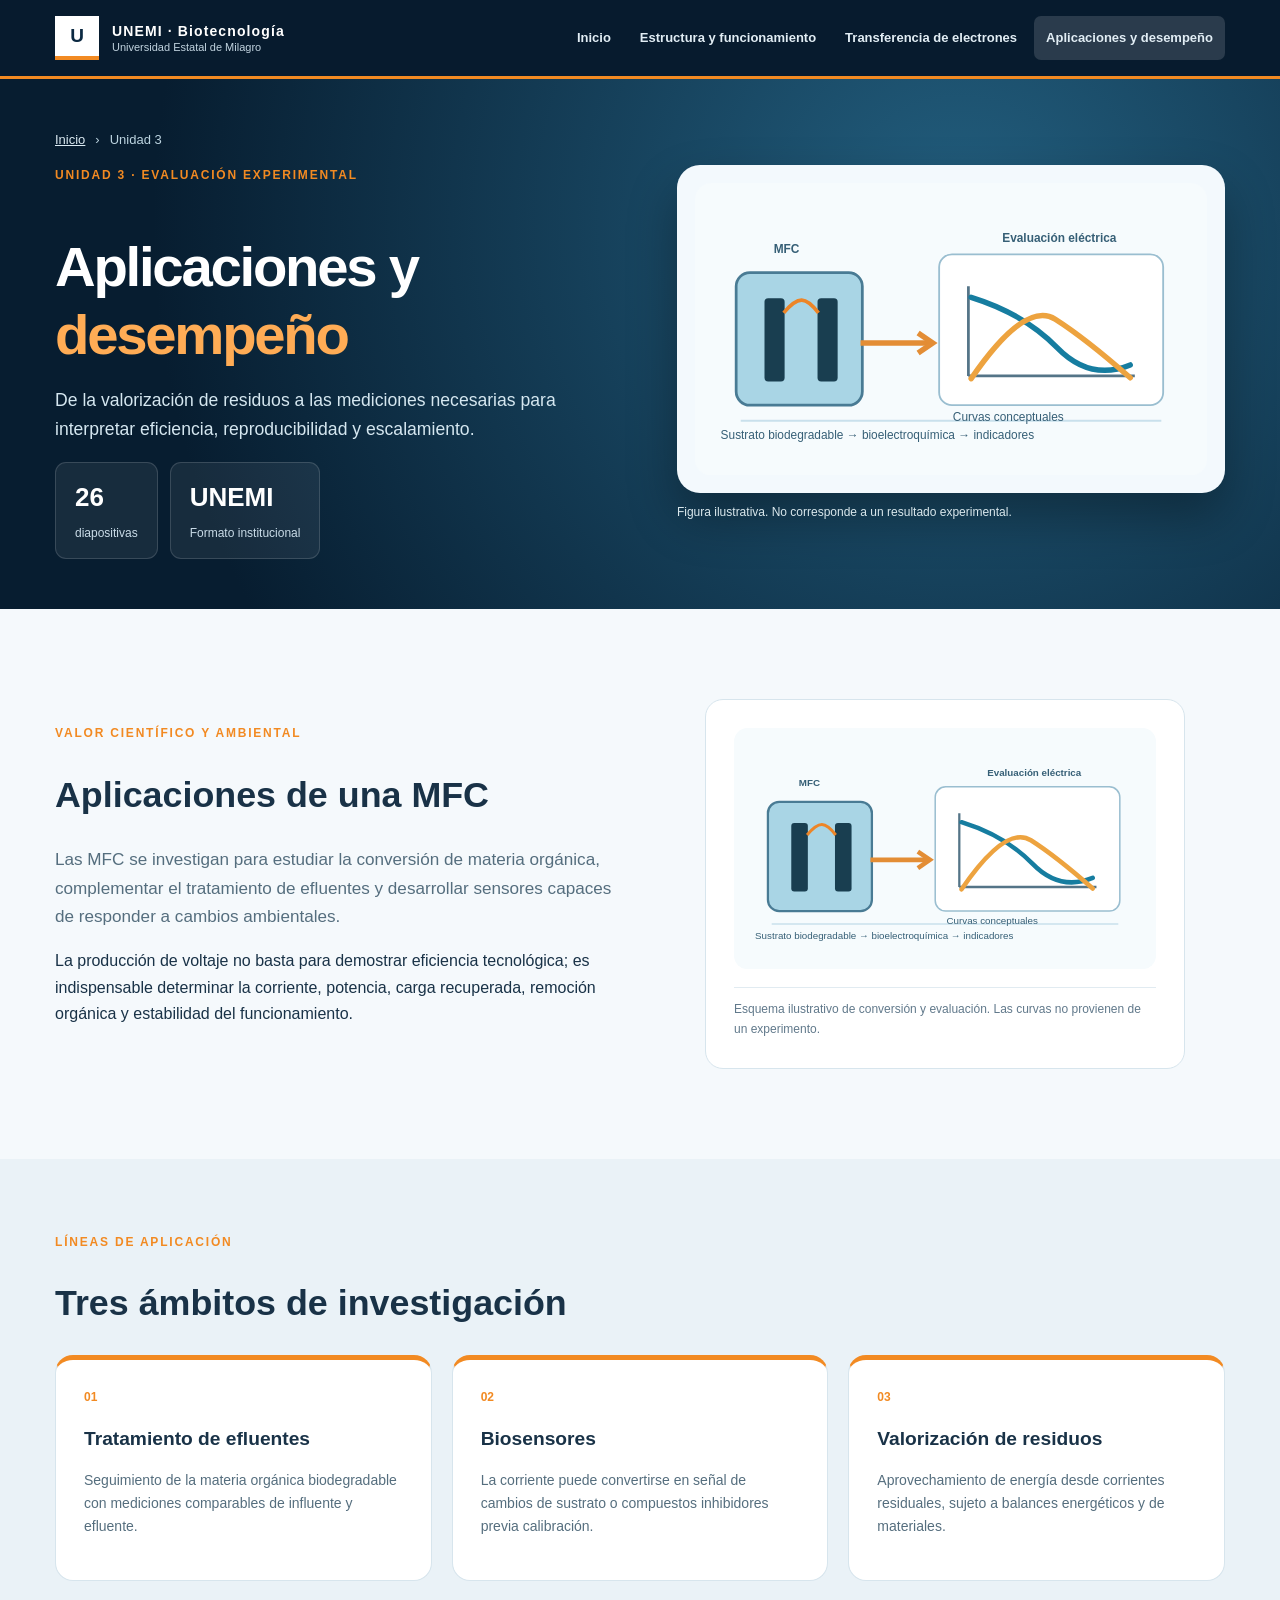
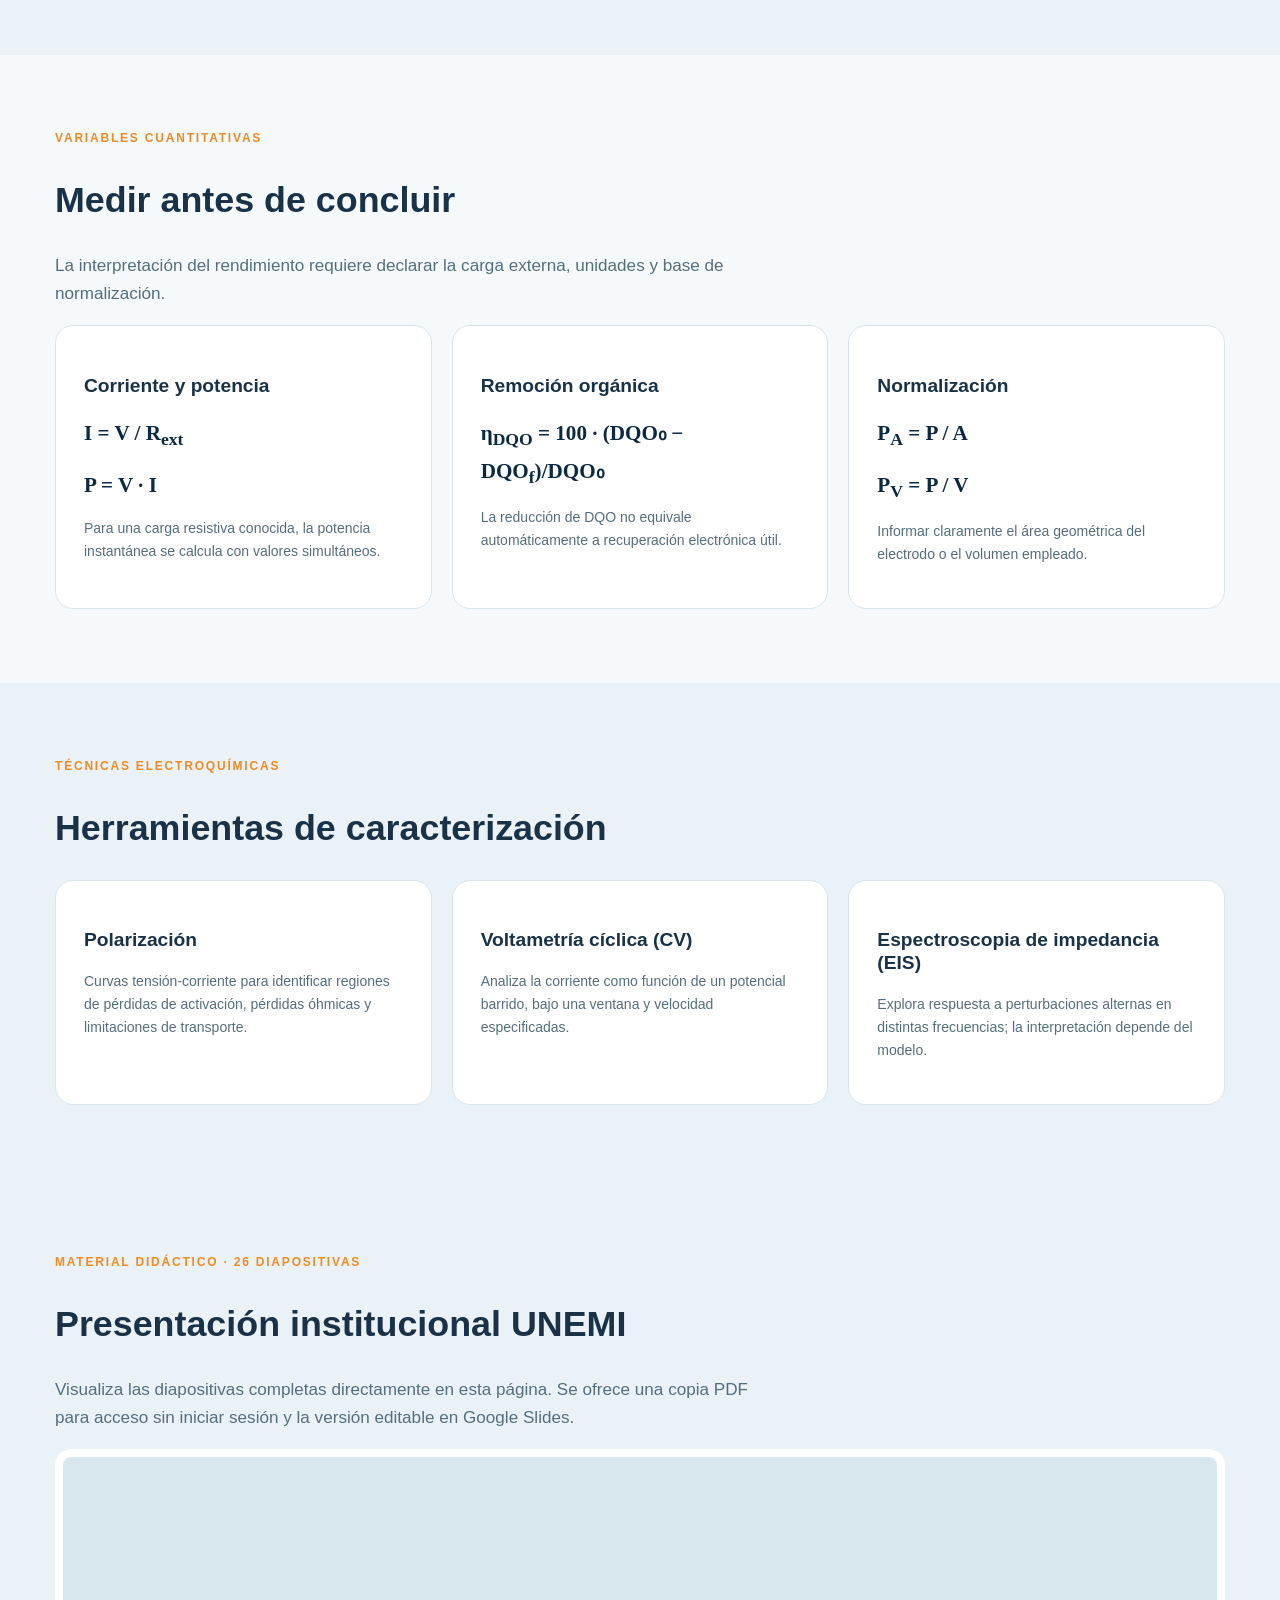
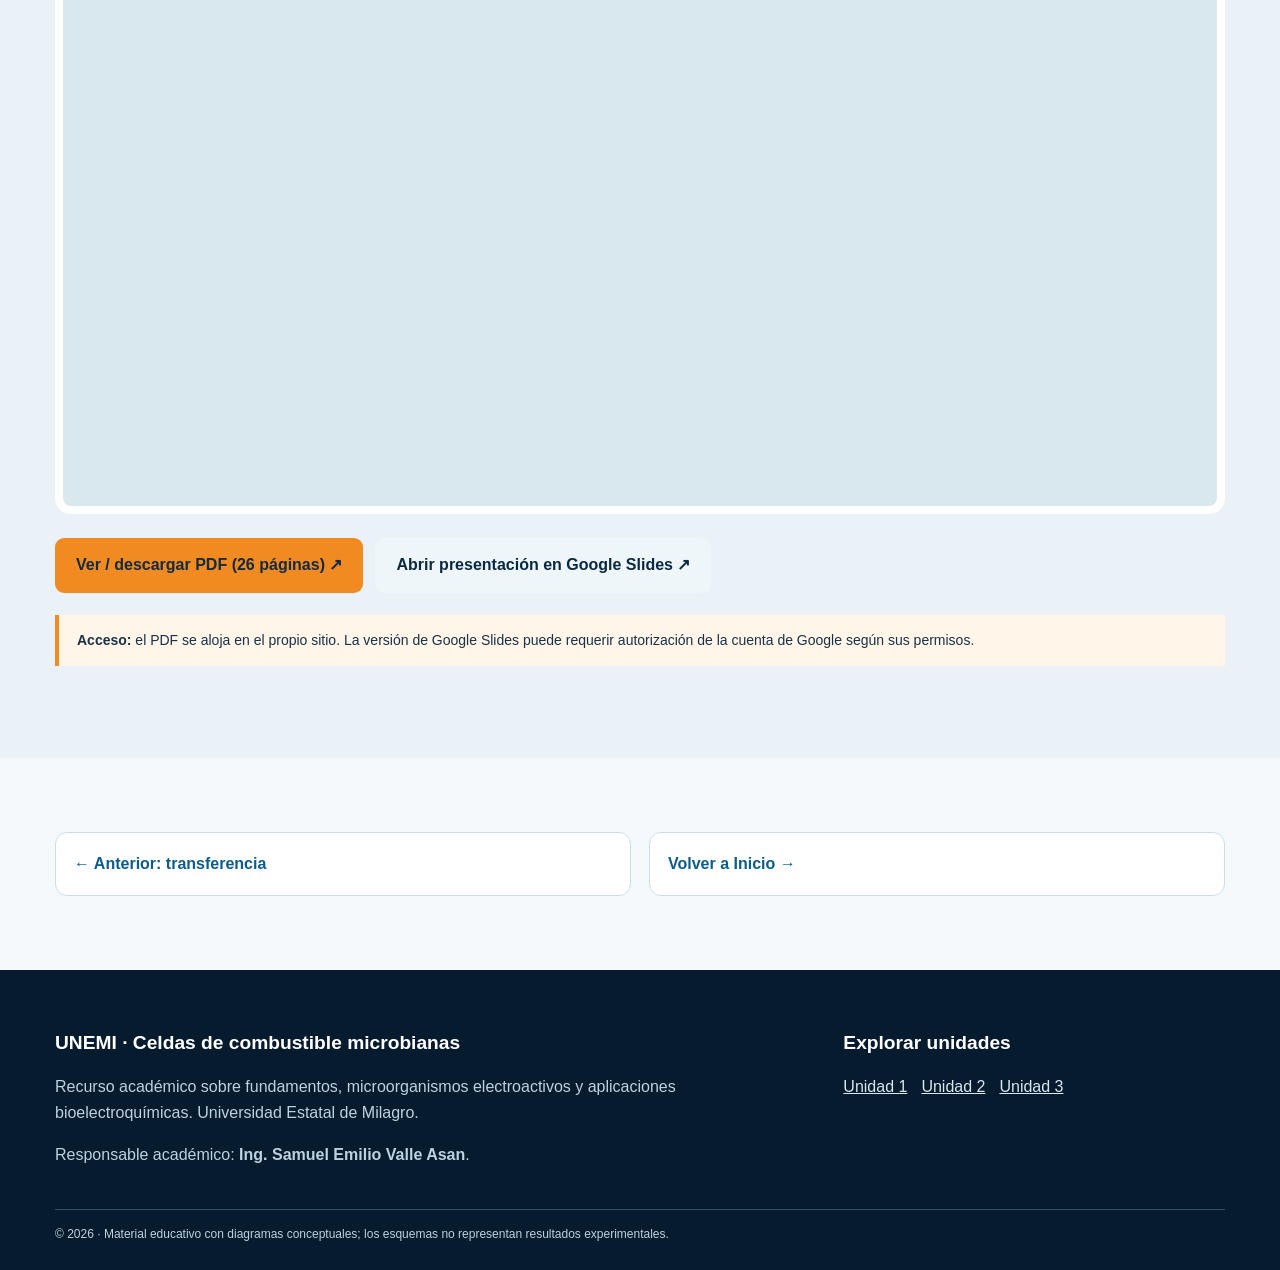
<file: aplicaciones.html>
<!doctype html><html lang="es"><head><meta charset="utf-8"><meta name="viewport" content="width=device-width, initial-scale=1"><meta name="theme-color" content="#0b2942"><meta name="description" content="Tratamiento, biosensores, polarización, CV, EIS y evaluación de MFC en 26 diapositivas UNEMI."><title>Aplicaciones y desempeño bioelectroquímico | UNEMI · Celdas de combustible microbianas</title><link rel="stylesheet" href="styles.css"><link rel="icon" href="assets/icon.svg" type="image/svg+xml"></head><body><a class="skip-link" href="#contenido">Saltar al contenido</a><header class="site-header"><div class="container nav-shell"><a class="brand" href="index.html" aria-label="Inicio de MFC UNEMI"><span class="brand-mark">U</span><span class="brand-label"><strong>UNEMI · Biotecnología</strong><small>Universidad Estatal de Milagro</small></span></a><button class="nav-toggle" type="button" aria-controls="main-nav" aria-expanded="false" aria-label="Mostrar navegación">☰ Menú</button><nav id="main-nav" class="main-nav" aria-label="Navegación principal"><a href="index.html">Inicio</a><a href="estructura.html">Estructura y funcionamiento</a><a href="transferencia.html">Transferencia de electrones</a><a href="aplicaciones.html" aria-current="page">Aplicaciones y desempeño</a></nav></div></header><main id="contenido"><section class="hero"><div class="container hero-grid compact"><div class="fade-in"><div class="breadcrumb"><a href="index.html">Inicio</a><span>›</span><span>Unidad 3</span></div><div class="eyebrow">Unidad 3 · Evaluación experimental</div><h1>Aplicaciones y <em>desempeño</em></h1><p>De la valorización de residuos a las mediciones necesarias para interpretar eficiencia, reproducibilidad y escalamiento.</p><div class="stats"><div class="stat"><strong>26</strong><span>diapositivas</span></div><div class="stat"><strong>UNEMI</strong><span>Formato institucional</span></div></div></div><div class="hero-visual"><div class="illustration-card"><svg viewBox="0 0 560 320" xmlns="http://www.w3.org/2000/svg" role="img" aria-label="Concepto de valorización de efluentes, electrodos y mediciones">
 <rect width="560" height="320" rx="18" fill="#f6fbfd"/><g stroke="#c9e0ec" stroke-width="2"><path d="M50 260h460"/></g>
 <rect x="45" y="98" width="138" height="145" rx="15" fill="#a9d5e5" stroke="#497b94" stroke-width="3"/><rect x="76" y="126" width="22" height="91" rx="4" fill="#193e50"/><rect x="134" y="126" width="22" height="91" rx="4" fill="#193e50"/><path d="M97 142c16-19 24-18 38 0" fill="none" stroke="#ed8527" stroke-width="4"/>
 <path d="M181 175h78" stroke="#e38d35" stroke-width="6"/><path d="m244 164 16 11-16 11" fill="none" stroke="#e38d35" stroke-width="6"/>
 <rect x="267" y="78" width="245" height="165" rx="14" fill="#fff" stroke="#9abed0" stroke-width="2"/>
 <path d="M299 211V113m0 98h182" fill="none" stroke="#547487" stroke-width="3"/>
 <path d="M302 125 Q360 143 396 180 T476 199" fill="none" stroke="#167da0" stroke-width="6" stroke-linecap="round"/>
 <path d="M302 214 Q361 128 394 149 T476 213" fill="none" stroke="#eda33f" stroke-width="6" stroke-linecap="round"/>
 <g fill="#365f76" font-size="13" font-family="Arial,sans-serif"><text x="86" y="77" font-weight="700">MFC</text><text x="336" y="64" font-weight="700">Evaluación eléctrica</text><text x="282" y="260">Curvas conceptuales</text><text x="28" y="280">Sustrato biodegradable → bioelectroquímica → indicadores</text></g>
</svg></div><div class="small-note">Figura ilustrativa. No corresponde a un resultado experimental.</div></div></div></section><section class="section"><div class="container split"><div><div class="eyebrow">Valor científico y ambiental</div><h2>Aplicaciones de una MFC</h2><p class="lead">Las MFC se investigan para estudiar la conversión de materia orgánica, complementar el tratamiento de efluentes y desarrollar sensores capaces de responder a cambios ambientales.</p><p>La producción de voltaje no basta para demostrar eficiencia tecnológica; es indispensable determinar la corriente, potencia, carga recuperada, remoción orgánica y estabilidad del funcionamiento.</p></div><figure class="concept-panel"><svg viewBox="0 0 560 320" xmlns="http://www.w3.org/2000/svg" role="img" aria-label="Concepto de valorización de efluentes, electrodos y mediciones">
 <rect width="560" height="320" rx="18" fill="#f6fbfd"/><g stroke="#c9e0ec" stroke-width="2"><path d="M50 260h460"/></g>
 <rect x="45" y="98" width="138" height="145" rx="15" fill="#a9d5e5" stroke="#497b94" stroke-width="3"/><rect x="76" y="126" width="22" height="91" rx="4" fill="#193e50"/><rect x="134" y="126" width="22" height="91" rx="4" fill="#193e50"/><path d="M97 142c16-19 24-18 38 0" fill="none" stroke="#ed8527" stroke-width="4"/>
 <path d="M181 175h78" stroke="#e38d35" stroke-width="6"/><path d="m244 164 16 11-16 11" fill="none" stroke="#e38d35" stroke-width="6"/>
 <rect x="267" y="78" width="245" height="165" rx="14" fill="#fff" stroke="#9abed0" stroke-width="2"/>
 <path d="M299 211V113m0 98h182" fill="none" stroke="#547487" stroke-width="3"/>
 <path d="M302 125 Q360 143 396 180 T476 199" fill="none" stroke="#167da0" stroke-width="6" stroke-linecap="round"/>
 <path d="M302 214 Q361 128 394 149 T476 213" fill="none" stroke="#eda33f" stroke-width="6" stroke-linecap="round"/>
 <g fill="#365f76" font-size="13" font-family="Arial,sans-serif"><text x="86" y="77" font-weight="700">MFC</text><text x="336" y="64" font-weight="700">Evaluación eléctrica</text><text x="282" y="260">Curvas conceptuales</text><text x="28" y="280">Sustrato biodegradable → bioelectroquímica → indicadores</text></g>
</svg><figcaption>Esquema ilustrativo de conversión y evaluación. Las curvas no provienen de un experimento.</figcaption></figure></div></section>
<section class="section alt"><div class="container"><div class="eyebrow">Líneas de aplicación</div><h2>Tres ámbitos de investigación</h2><div class="cards"><article class="tile featured"><div class="number">01</div><h3>Tratamiento de efluentes</h3><p>Seguimiento de la materia orgánica biodegradable con mediciones comparables de influente y efluente.</p></article><article class="tile featured"><div class="number">02</div><h3>Biosensores</h3><p>La corriente puede convertirse en señal de cambios de sustrato o compuestos inhibidores previa calibración.</p></article><article class="tile featured"><div class="number">03</div><h3>Valorización de residuos</h3><p>Aprovechamiento de energía desde corrientes residuales, sujeto a balances energéticos y de materiales.</p></article></div></div></section>
<section class="section"><div class="container"><div class="eyebrow">Variables cuantitativas</div><h2>Medir antes de concluir</h2><p class="section-intro">La interpretación del rendimiento requiere declarar la carga externa, unidades y base de normalización.</p><div class="cards"><div class="tile"><h3>Corriente y potencia</h3><span class="formula">I = V / R<sub>ext</sub></span><span class="formula">P = V · I</span><p>Para una carga resistiva conocida, la potencia instantánea se calcula con valores simultáneos.</p></div><div class="tile"><h3>Remoción orgánica</h3><span class="formula">η<sub>DQO</sub> = 100 · (DQO₀ − DQO<sub>f</sub>)/DQO₀</span><p>La reducción de DQO no equivale automáticamente a recuperación electrónica útil.</p></div><div class="tile"><h3>Normalización</h3><span class="formula">P<sub>A</sub> = P / A</span><span class="formula">P<sub>V</sub> = P / V</span><p>Informar claramente el área geométrica del electrodo o el volumen empleado.</p></div></div></div></section>
<section class="section alt"><div class="container"><div class="eyebrow">Técnicas electroquímicas</div><h2>Herramientas de caracterización</h2><div class="cards"><article class="tile"><h3>Polarización</h3><p>Curvas tensión-corriente para identificar regiones de pérdidas de activación, pérdidas óhmicas y limitaciones de transporte.</p></article><article class="tile"><h3>Voltametría cíclica (CV)</h3><p>Analiza la corriente como función de un potencial barrido, bajo una ventana y velocidad especificadas.</p></article><article class="tile"><h3>Espectroscopia de impedancia (EIS)</h3><p>Explora respuesta a perturbaciones alternas en distintas frecuencias; la interpretación depende del modelo.</p></article></div></div></section><section class="section alt" id="diapositivas"><div class="container"><div class="eyebrow">Material didáctico · 26 diapositivas</div><h2>Presentación institucional UNEMI</h2><p class="section-intro">Visualiza las diapositivas completas directamente en esta página. Se ofrece una copia PDF para acceso sin iniciar sesión y la versión editable en Google Slides.</p><div class="slide-embed"><iframe src="assets/aplicaciones.pdf#view=FitH" title="Presentación de la unidad en formato PDF con 26 diapositivas" loading="lazy"></iframe></div><div class="slide-links"><a class="btn" href="assets/aplicaciones.pdf" target="_blank" rel="noopener">Ver / descargar PDF (26 páginas) ↗</a><a class="btn light" href="https://docs.google.com/presentation/d/1OUSQgpfrbZOdAS6PuBPM4WVFqqBPqFPfMMusl39eBi4/edit" target="_blank" rel="noopener">Abrir presentación en Google Slides ↗</a></div><div class="status-tip"><strong>Acceso:</strong> el PDF se aloja en el propio sitio. La versión de Google Slides puede requerir autorización de la cuenta de Google según sus permisos.</div></div></section><section class="section"><div class="container nav-next"><a href="transferencia.html">← Anterior: transferencia</a><a href="index.html">Volver a Inicio →</a></div></section></main><footer class="site-footer"><div class="container"><div class="foot-grid"><div><h3>UNEMI · Celdas de combustible microbianas</h3><p>Recurso académico sobre fundamentos, microorganismos electroactivos y aplicaciones bioelectroquímicas. Universidad Estatal de Milagro.</p><p>Responsable académico: <strong>Ing. Samuel Emilio Valle Asan</strong>.</p></div><div><h3>Explorar unidades</h3><div class="contact-links"><a href="estructura.html">Unidad 1</a><a href="transferencia.html">Unidad 2</a><a href="aplicaciones.html">Unidad 3</a></div></div></div><div class="foot-bottom">© <span data-year>2026</span> · Material educativo con diagramas conceptuales; los esquemas no representan resultados experimentales.</div></div></footer><script src="site.js" defer></script></body></html>
</file>
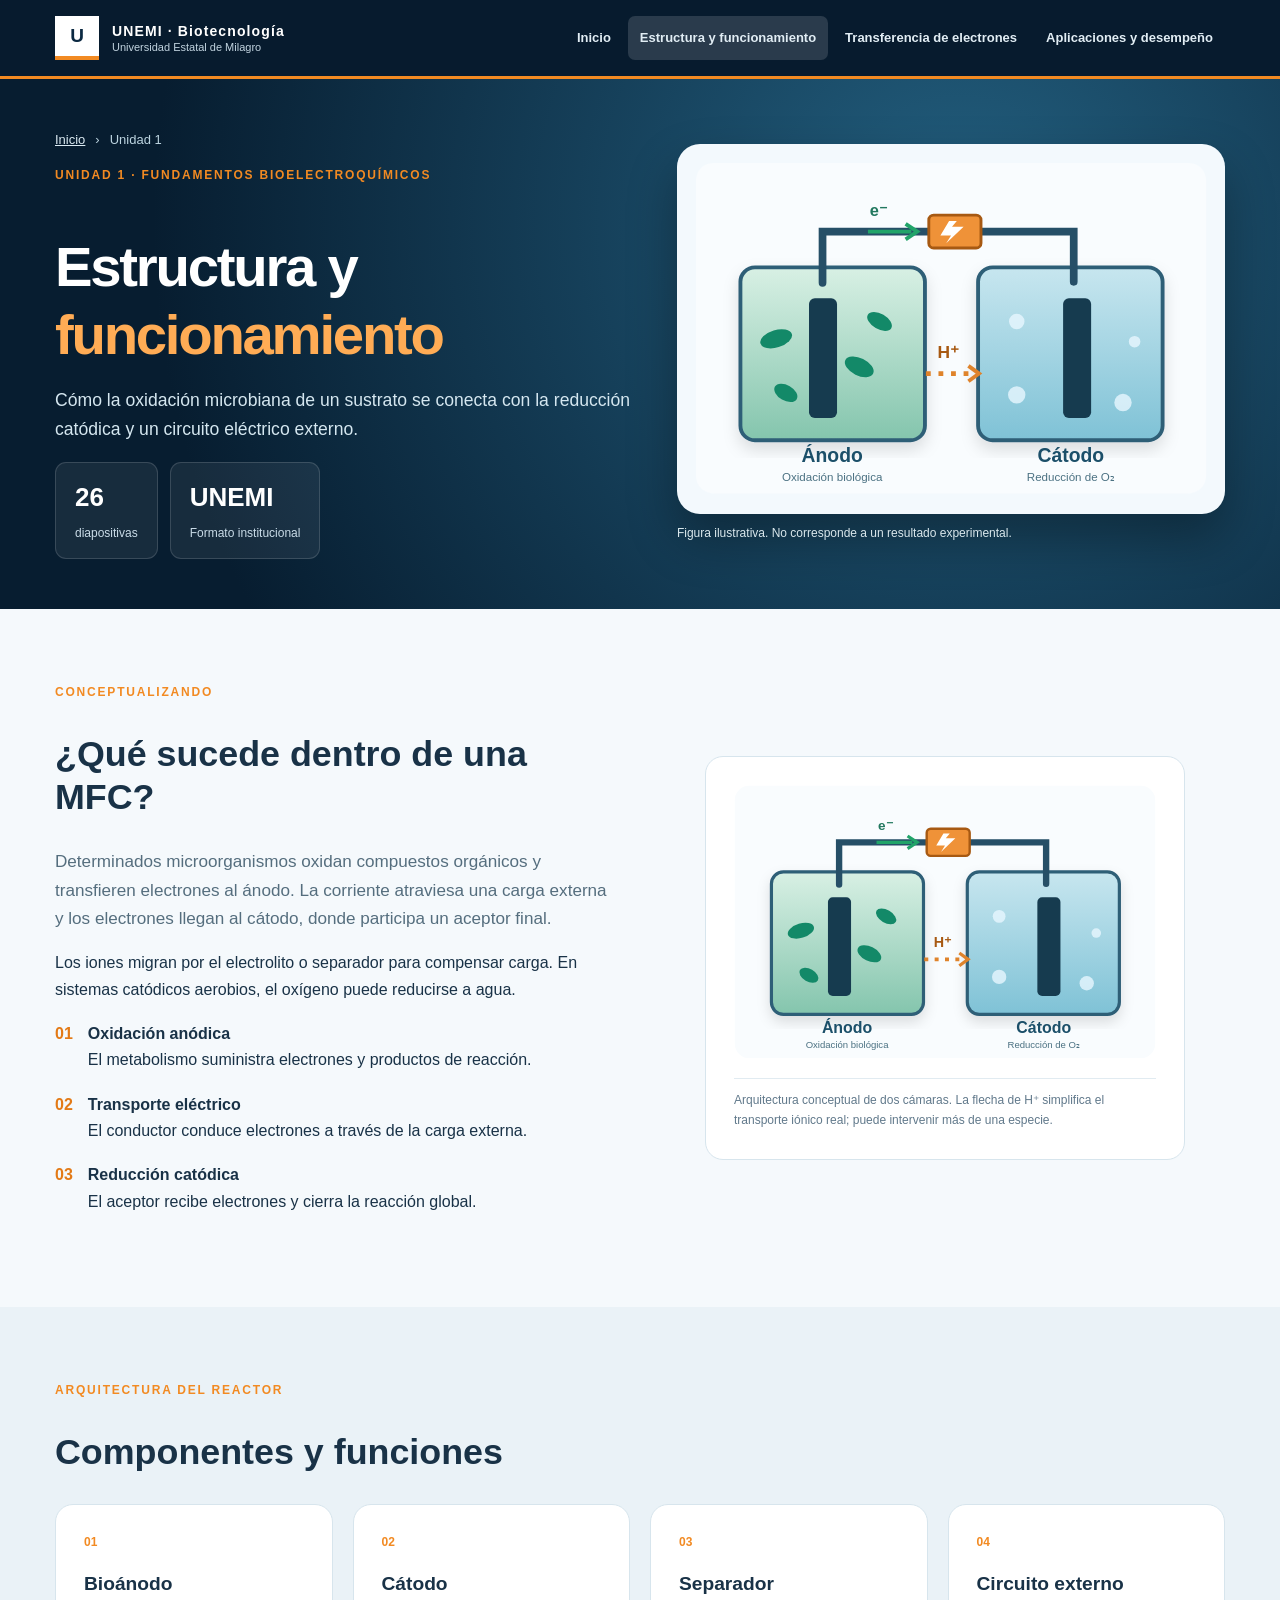
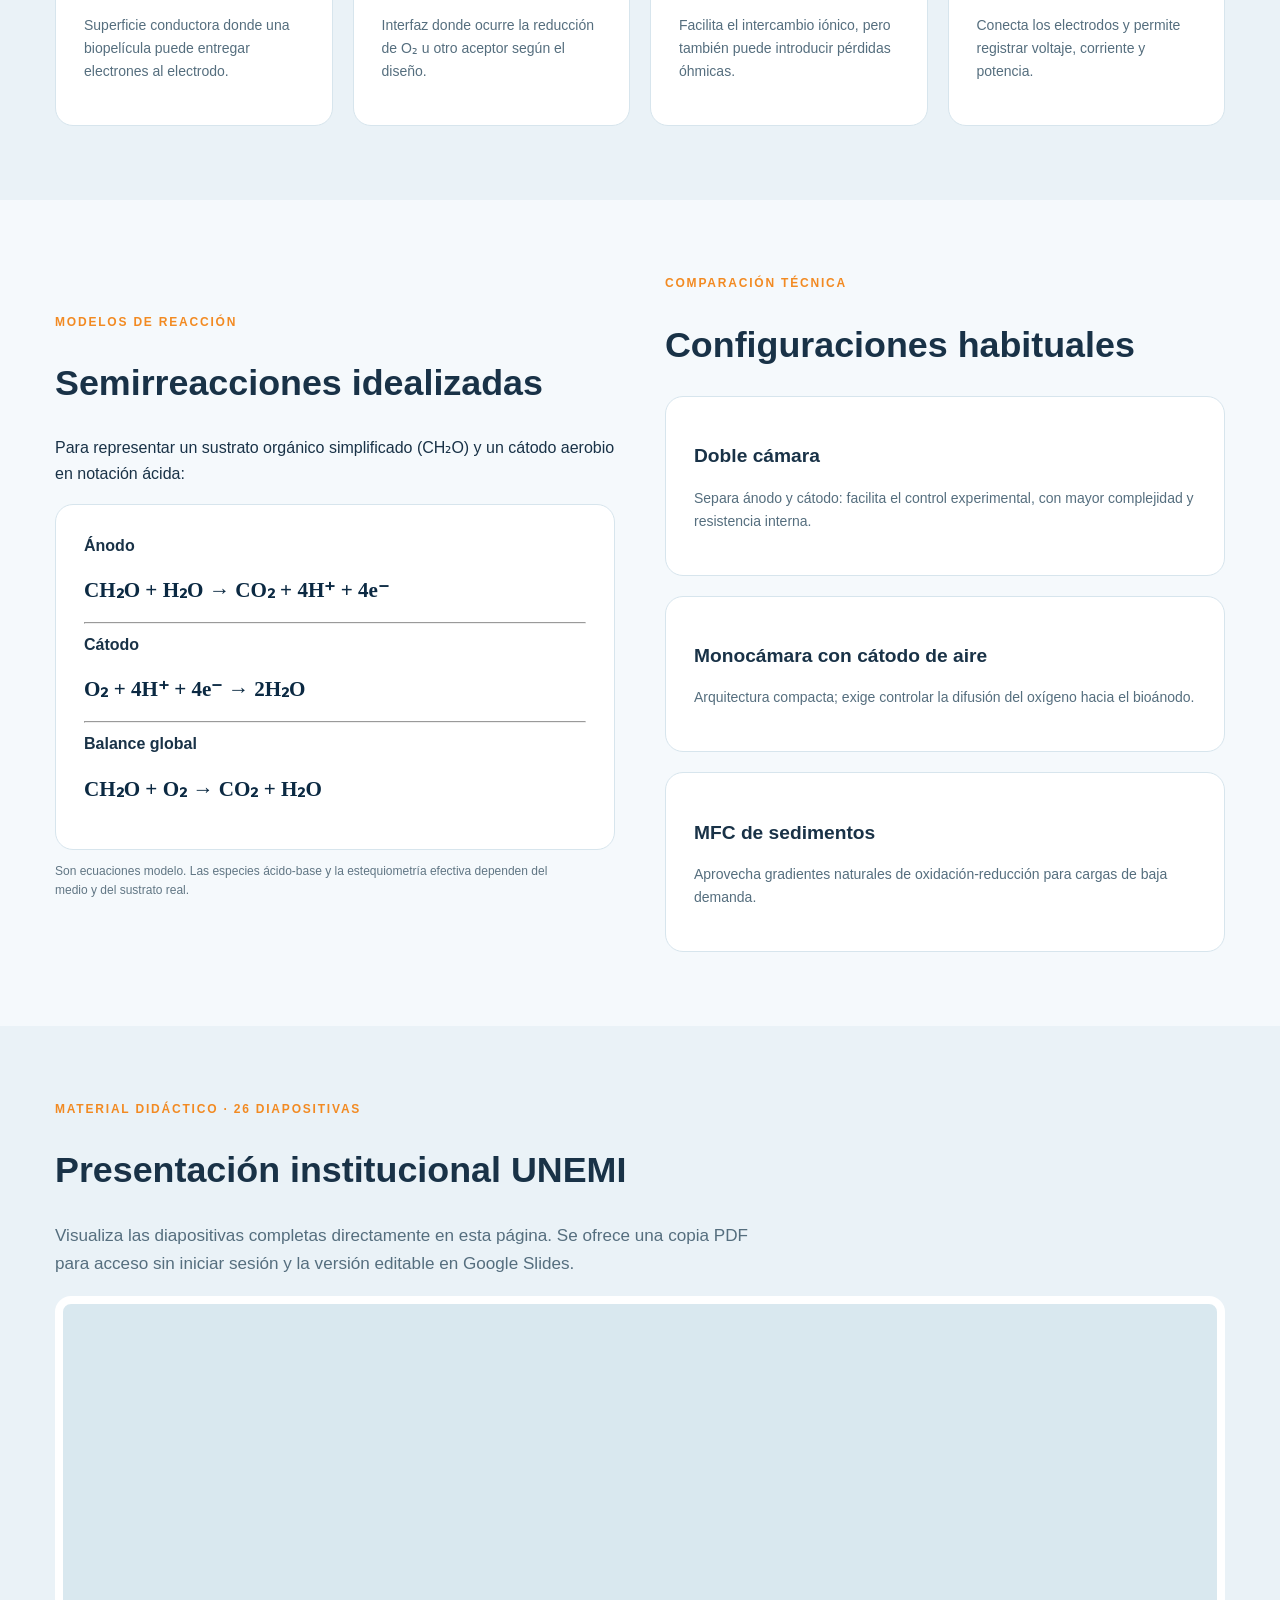
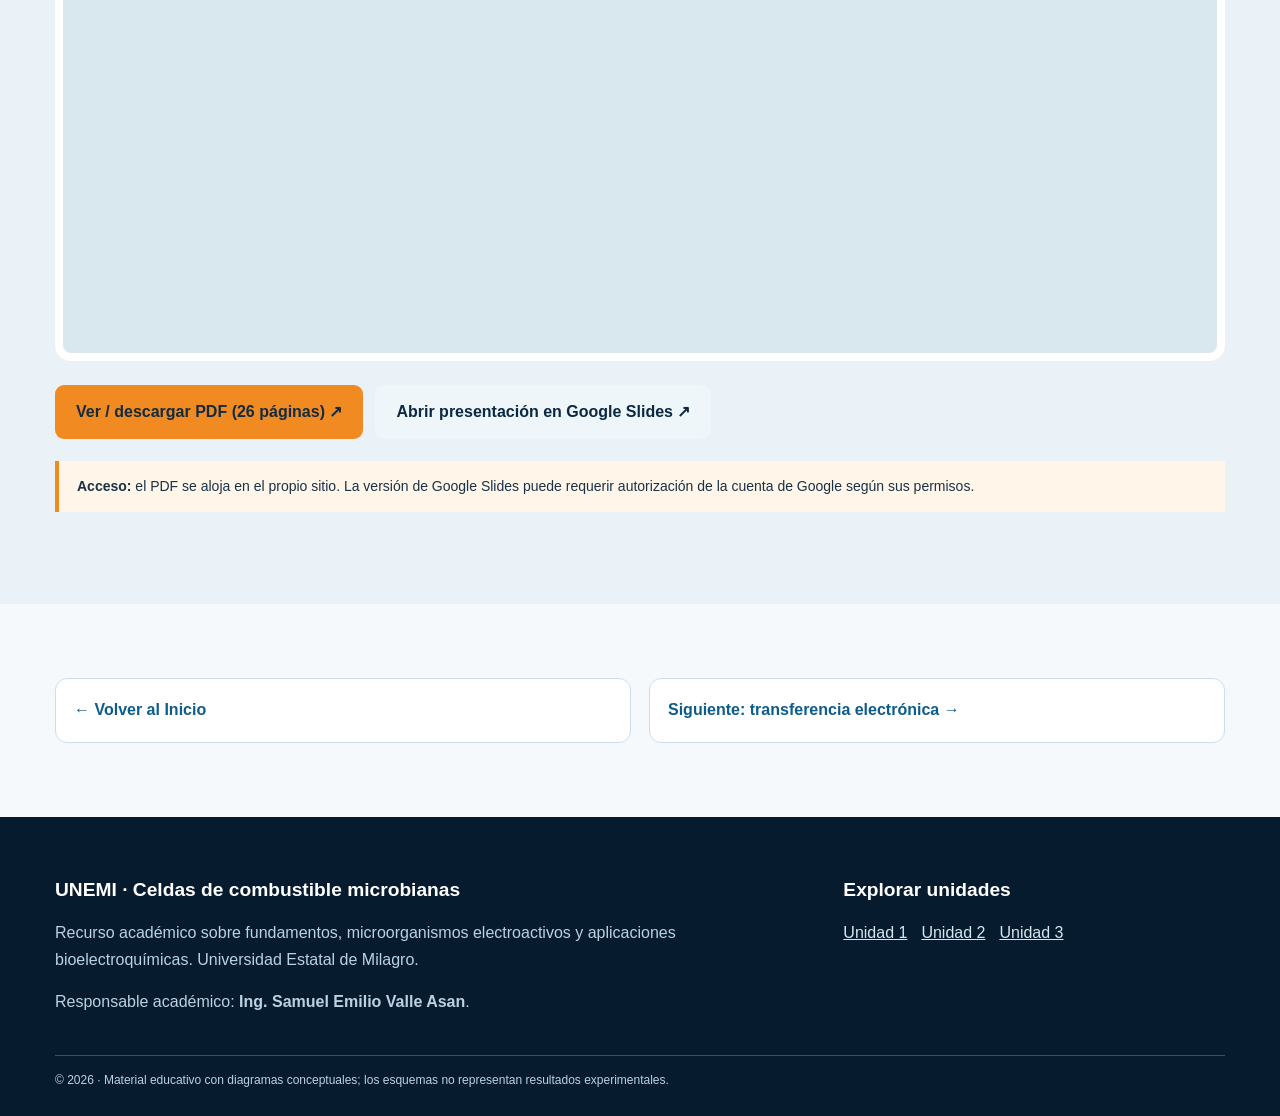
<file: estructura.html>
<!doctype html><html lang="es"><head><meta charset="utf-8"><meta name="viewport" content="width=device-width, initial-scale=1"><meta name="theme-color" content="#0b2942"><meta name="description" content="Fundamentos bioelectroquímicos de una MFC: componentes, arquitectura y 26 diapositivas UNEMI."><title>Estructura y funcionamiento | UNEMI · Celdas de combustible microbianas</title><link rel="stylesheet" href="styles.css"><link rel="icon" href="assets/icon.svg" type="image/svg+xml"></head><body><a class="skip-link" href="#contenido">Saltar al contenido</a><header class="site-header"><div class="container nav-shell"><a class="brand" href="index.html" aria-label="Inicio de MFC UNEMI"><span class="brand-mark">U</span><span class="brand-label"><strong>UNEMI · Biotecnología</strong><small>Universidad Estatal de Milagro</small></span></a><button class="nav-toggle" type="button" aria-controls="main-nav" aria-expanded="false" aria-label="Mostrar navegación">☰ Menú</button><nav id="main-nav" class="main-nav" aria-label="Navegación principal"><a href="index.html">Inicio</a><a href="estructura.html" aria-current="page">Estructura y funcionamiento</a><a href="transferencia.html">Transferencia de electrones</a><a href="aplicaciones.html">Aplicaciones y desempeño</a></nav></div></header><main id="contenido"><section class="hero"><div class="container hero-grid compact"><div class="fade-in"><div class="breadcrumb"><a href="index.html">Inicio</a><span>›</span><span>Unidad 1</span></div><div class="eyebrow">Unidad 1 · Fundamentos bioelectroquímicos</div><h1>Estructura y <em>funcionamiento</em></h1><p>Cómo la oxidación microbiana de un sustrato se conecta con la reducción catódica y un circuito eléctrico externo.</p><div class="stats"><div class="stat"><strong>26</strong><span>diapositivas</span></div><div class="stat"><strong>UNEMI</strong><span>Formato institucional</span></div></div></div><div class="hero-visual"><div class="illustration-card"><svg viewBox="0 0 530 345" xmlns="http://www.w3.org/2000/svg" role="img" aria-label="Esquema conceptual de una celda microbiana de doble cámara, con flujo electrónico del ánodo al cátodo">
 <defs><linearGradient id="water" x1="0" x2="0" y1="0" y2="1"><stop stop-color="#c7e6ef"/><stop offset="1" stop-color="#7fc2d6"/></linearGradient><linearGradient id="anode" x1="0" x2="0" y1="0" y2="1"><stop stop-color="#d8f0e4"/><stop offset="1" stop-color="#84c5ad"/></linearGradient><filter id="drop"><feDropShadow dx="0" dy="8" stdDeviation="8" flood-opacity=".12"/></filter></defs>
 <rect x="1" y="1" width="528" height="342" rx="18" fill="#f9fcfe"/><g stroke="#2f5e77" stroke-width="4" stroke-linejoin="round" filter="url(#drop)"><rect x="47" y="109" width="191" height="179" rx="15" fill="url(#anode)"/><rect x="293" y="109" width="191" height="179" rx="15" fill="url(#water)"/></g>
 <path d="M132 125V72h260v52" fill="none" stroke="#264f67" stroke-width="8" stroke-linecap="round"/><rect x="242" y="55" width="54" height="34" rx="5" fill="#ef9238" stroke="#a75912" stroke-width="3"/><path d="M263 61l-9 15h11l-5 8 18-17h-12l5-6" fill="#fff"/>
 <path d="M179 72h45" stroke="#21a469" stroke-width="4"/><path d="m218 64 12 8-12 8" fill="none" stroke="#21a469" stroke-width="4"/><text x="181" y="56" font-size="17" font-weight="700" fill="#22785f">e⁻</text>
 <rect x="118" y="141" width="29" height="124" rx="6" fill="#163b4f"/><rect x="381" y="141" width="29" height="124" rx="6" fill="#163b4f"/>
 <g fill="#138968"><ellipse cx="84" cy="183" rx="17" ry="9" transform="rotate(-17 84 183)"/><ellipse cx="170" cy="212" rx="16" ry="9" transform="rotate(26 170 212)"/><ellipse cx="94" cy="239" rx="13" ry="8" transform="rotate(30 94 239)"/><ellipse cx="191" cy="165" rx="14" ry="8" transform="rotate(30 191 165)"/></g>
 <path d="M239 219h54" stroke="#df832b" stroke-width="5" stroke-dasharray="5 8"/><path d="m283 211 11 8-11 8" fill="none" stroke="#df832b" stroke-width="4"/><text x="251" y="203" font-size="18" font-weight="700" fill="#a75912">H⁺</text>
 <g fill="#e8f7ff" opacity=".8"><circle cx="333" cy="165" r="8"/><circle cx="455" cy="186" r="6"/><circle cx="333" cy="241" r="9"/><circle cx="443" cy="249" r="9"/></g>
 <text x="142" y="311" text-anchor="middle" font-size="20" font-weight="800" fill="#1b4f69">Ánodo</text><text x="389" y="311" text-anchor="middle" font-size="20" font-weight="800" fill="#1b4f69">Cátodo</text><text x="142" y="330" text-anchor="middle" font-size="12" fill="#4b7182">Oxidación biológica</text><text x="389" y="330" text-anchor="middle" font-size="12" fill="#4b7182">Reducción de O₂</text>
 </svg></div><div class="small-note">Figura ilustrativa. No corresponde a un resultado experimental.</div></div></div></section><section class="section"><div class="container split"><div><div class="eyebrow">Conceptualizando</div><h2>¿Qué sucede dentro de una MFC?</h2><p class="lead">Determinados microorganismos oxidan compuestos orgánicos y transfieren electrones al ánodo. La corriente atraviesa una carga externa y los electrones llegan al cátodo, donde participa un aceptor final.</p><p>Los iones migran por el electrolito o separador para compensar carga. En sistemas catódicos aerobios, el oxígeno puede reducirse a agua.</p><ol class="step-list"><li><span><strong>Oxidación anódica</strong>El metabolismo suministra electrones y productos de reacción.</span></li><li><span><strong>Transporte eléctrico</strong>El conductor conduce electrones a través de la carga externa.</span></li><li><span><strong>Reducción catódica</strong>El aceptor recibe electrones y cierra la reacción global.</span></li></ol></div><figure class="concept-panel"><svg viewBox="0 0 530 345" xmlns="http://www.w3.org/2000/svg" role="img" aria-label="Esquema conceptual de una celda microbiana de doble cámara, con flujo electrónico del ánodo al cátodo">
 <defs><linearGradient id="water" x1="0" x2="0" y1="0" y2="1"><stop stop-color="#c7e6ef"/><stop offset="1" stop-color="#7fc2d6"/></linearGradient><linearGradient id="anode" x1="0" x2="0" y1="0" y2="1"><stop stop-color="#d8f0e4"/><stop offset="1" stop-color="#84c5ad"/></linearGradient><filter id="drop"><feDropShadow dx="0" dy="8" stdDeviation="8" flood-opacity=".12"/></filter></defs>
 <rect x="1" y="1" width="528" height="342" rx="18" fill="#f9fcfe"/><g stroke="#2f5e77" stroke-width="4" stroke-linejoin="round" filter="url(#drop)"><rect x="47" y="109" width="191" height="179" rx="15" fill="url(#anode)"/><rect x="293" y="109" width="191" height="179" rx="15" fill="url(#water)"/></g>
 <path d="M132 125V72h260v52" fill="none" stroke="#264f67" stroke-width="8" stroke-linecap="round"/><rect x="242" y="55" width="54" height="34" rx="5" fill="#ef9238" stroke="#a75912" stroke-width="3"/><path d="M263 61l-9 15h11l-5 8 18-17h-12l5-6" fill="#fff"/>
 <path d="M179 72h45" stroke="#21a469" stroke-width="4"/><path d="m218 64 12 8-12 8" fill="none" stroke="#21a469" stroke-width="4"/><text x="181" y="56" font-size="17" font-weight="700" fill="#22785f">e⁻</text>
 <rect x="118" y="141" width="29" height="124" rx="6" fill="#163b4f"/><rect x="381" y="141" width="29" height="124" rx="6" fill="#163b4f"/>
 <g fill="#138968"><ellipse cx="84" cy="183" rx="17" ry="9" transform="rotate(-17 84 183)"/><ellipse cx="170" cy="212" rx="16" ry="9" transform="rotate(26 170 212)"/><ellipse cx="94" cy="239" rx="13" ry="8" transform="rotate(30 94 239)"/><ellipse cx="191" cy="165" rx="14" ry="8" transform="rotate(30 191 165)"/></g>
 <path d="M239 219h54" stroke="#df832b" stroke-width="5" stroke-dasharray="5 8"/><path d="m283 211 11 8-11 8" fill="none" stroke="#df832b" stroke-width="4"/><text x="251" y="203" font-size="18" font-weight="700" fill="#a75912">H⁺</text>
 <g fill="#e8f7ff" opacity=".8"><circle cx="333" cy="165" r="8"/><circle cx="455" cy="186" r="6"/><circle cx="333" cy="241" r="9"/><circle cx="443" cy="249" r="9"/></g>
 <text x="142" y="311" text-anchor="middle" font-size="20" font-weight="800" fill="#1b4f69">Ánodo</text><text x="389" y="311" text-anchor="middle" font-size="20" font-weight="800" fill="#1b4f69">Cátodo</text><text x="142" y="330" text-anchor="middle" font-size="12" fill="#4b7182">Oxidación biológica</text><text x="389" y="330" text-anchor="middle" font-size="12" fill="#4b7182">Reducción de O₂</text>
 </svg><figcaption>Arquitectura conceptual de dos cámaras. La flecha de H⁺ simplifica el transporte iónico real; puede intervenir más de una especie.</figcaption></figure></div></section>
<section class="section alt"><div class="container"><div class="eyebrow">Arquitectura del reactor</div><h2>Componentes y funciones</h2><div class="cards four"><article class="tile"><div class="number">01</div><h3>Bioánodo</h3><p>Superficie conductora donde una biopelícula puede entregar electrones al electrodo.</p></article><article class="tile"><div class="number">02</div><h3>Cátodo</h3><p>Interfaz donde ocurre la reducción de O₂ u otro aceptor según el diseño.</p></article><article class="tile"><div class="number">03</div><h3>Separador</h3><p>Facilita el intercambio iónico, pero también puede introducir pérdidas óhmicas.</p></article><article class="tile"><div class="number">04</div><h3>Circuito externo</h3><p>Conecta los electrodos y permite registrar voltaje, corriente y potencia.</p></article></div></div></section>
<section class="section"><div class="container split"><div><div class="eyebrow">Modelos de reacción</div><h2>Semirreacciones idealizadas</h2><p>Para representar un sustrato orgánico simplificado (CH₂O) y un cátodo aerobio en notación ácida:</p><div class="panel"><strong>Ánodo</strong><span class="formula">CH₂O + H₂O → CO₂ + 4H⁺ + 4e⁻</span><hr><strong>Cátodo</strong><span class="formula">O₂ + 4H⁺ + 4e⁻ → 2H₂O</span><hr><strong>Balance global</strong><span class="formula">CH₂O + O₂ → CO₂ + H₂O</span></div><p class="citation">Son ecuaciones modelo. Las especies ácido-base y la estequiometría efectiva dependen del medio y del sustrato real.</p></div><div><div class="eyebrow">Comparación técnica</div><h2>Configuraciones habituales</h2><div class="cards" style="grid-template-columns:1fr"><div class="tile"><h3>Doble cámara</h3><p>Separa ánodo y cátodo: facilita el control experimental, con mayor complejidad y resistencia interna.</p></div><div class="tile"><h3>Monocámara con cátodo de aire</h3><p>Arquitectura compacta; exige controlar la difusión del oxígeno hacia el bioánodo.</p></div><div class="tile"><h3>MFC de sedimentos</h3><p>Aprovecha gradientes naturales de oxidación-reducción para cargas de baja demanda.</p></div></div></div></div></section><section class="section alt" id="diapositivas"><div class="container"><div class="eyebrow">Material didáctico · 26 diapositivas</div><h2>Presentación institucional UNEMI</h2><p class="section-intro">Visualiza las diapositivas completas directamente en esta página. Se ofrece una copia PDF para acceso sin iniciar sesión y la versión editable en Google Slides.</p><div class="slide-embed"><iframe src="assets/estructura.pdf#view=FitH" title="Presentación de la unidad en formato PDF con 26 diapositivas" loading="lazy"></iframe></div><div class="slide-links"><a class="btn" href="assets/estructura.pdf" target="_blank" rel="noopener">Ver / descargar PDF (26 páginas) ↗</a><a class="btn light" href="https://docs.google.com/presentation/d/1bii3SH_XZvTt-pRadn2odKkvyMlMb-z3bslu8QvsILM/edit" target="_blank" rel="noopener">Abrir presentación en Google Slides ↗</a></div><div class="status-tip"><strong>Acceso:</strong> el PDF se aloja en el propio sitio. La versión de Google Slides puede requerir autorización de la cuenta de Google según sus permisos.</div></div></section><section class="section"><div class="container nav-next"><a href="index.html">← Volver al Inicio</a><a href="transferencia.html">Siguiente: transferencia electrónica →</a></div></section></main><footer class="site-footer"><div class="container"><div class="foot-grid"><div><h3>UNEMI · Celdas de combustible microbianas</h3><p>Recurso académico sobre fundamentos, microorganismos electroactivos y aplicaciones bioelectroquímicas. Universidad Estatal de Milagro.</p><p>Responsable académico: <strong>Ing. Samuel Emilio Valle Asan</strong>.</p></div><div><h3>Explorar unidades</h3><div class="contact-links"><a href="estructura.html">Unidad 1</a><a href="transferencia.html">Unidad 2</a><a href="aplicaciones.html">Unidad 3</a></div></div></div><div class="foot-bottom">© <span data-year>2026</span> · Material educativo con diagramas conceptuales; los esquemas no representan resultados experimentales.</div></div></footer><script src="site.js" defer></script></body></html>
</file>
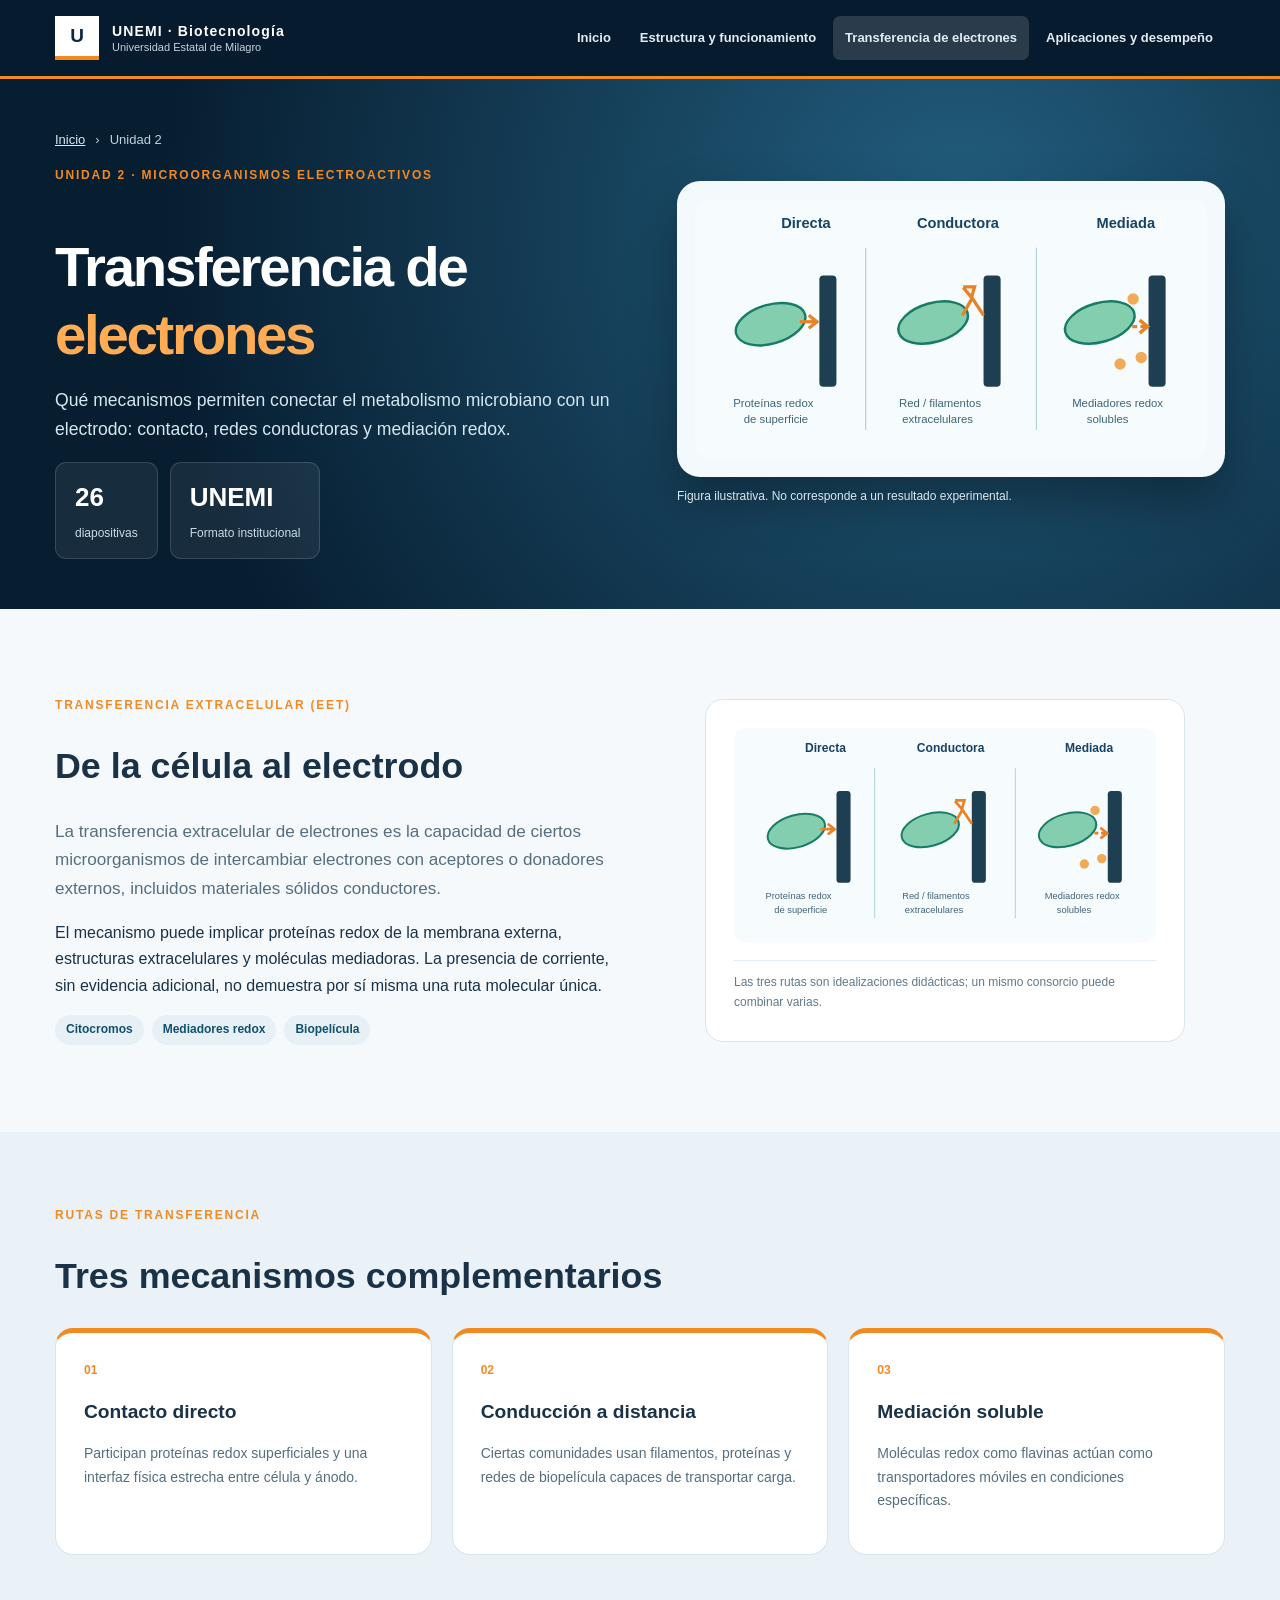
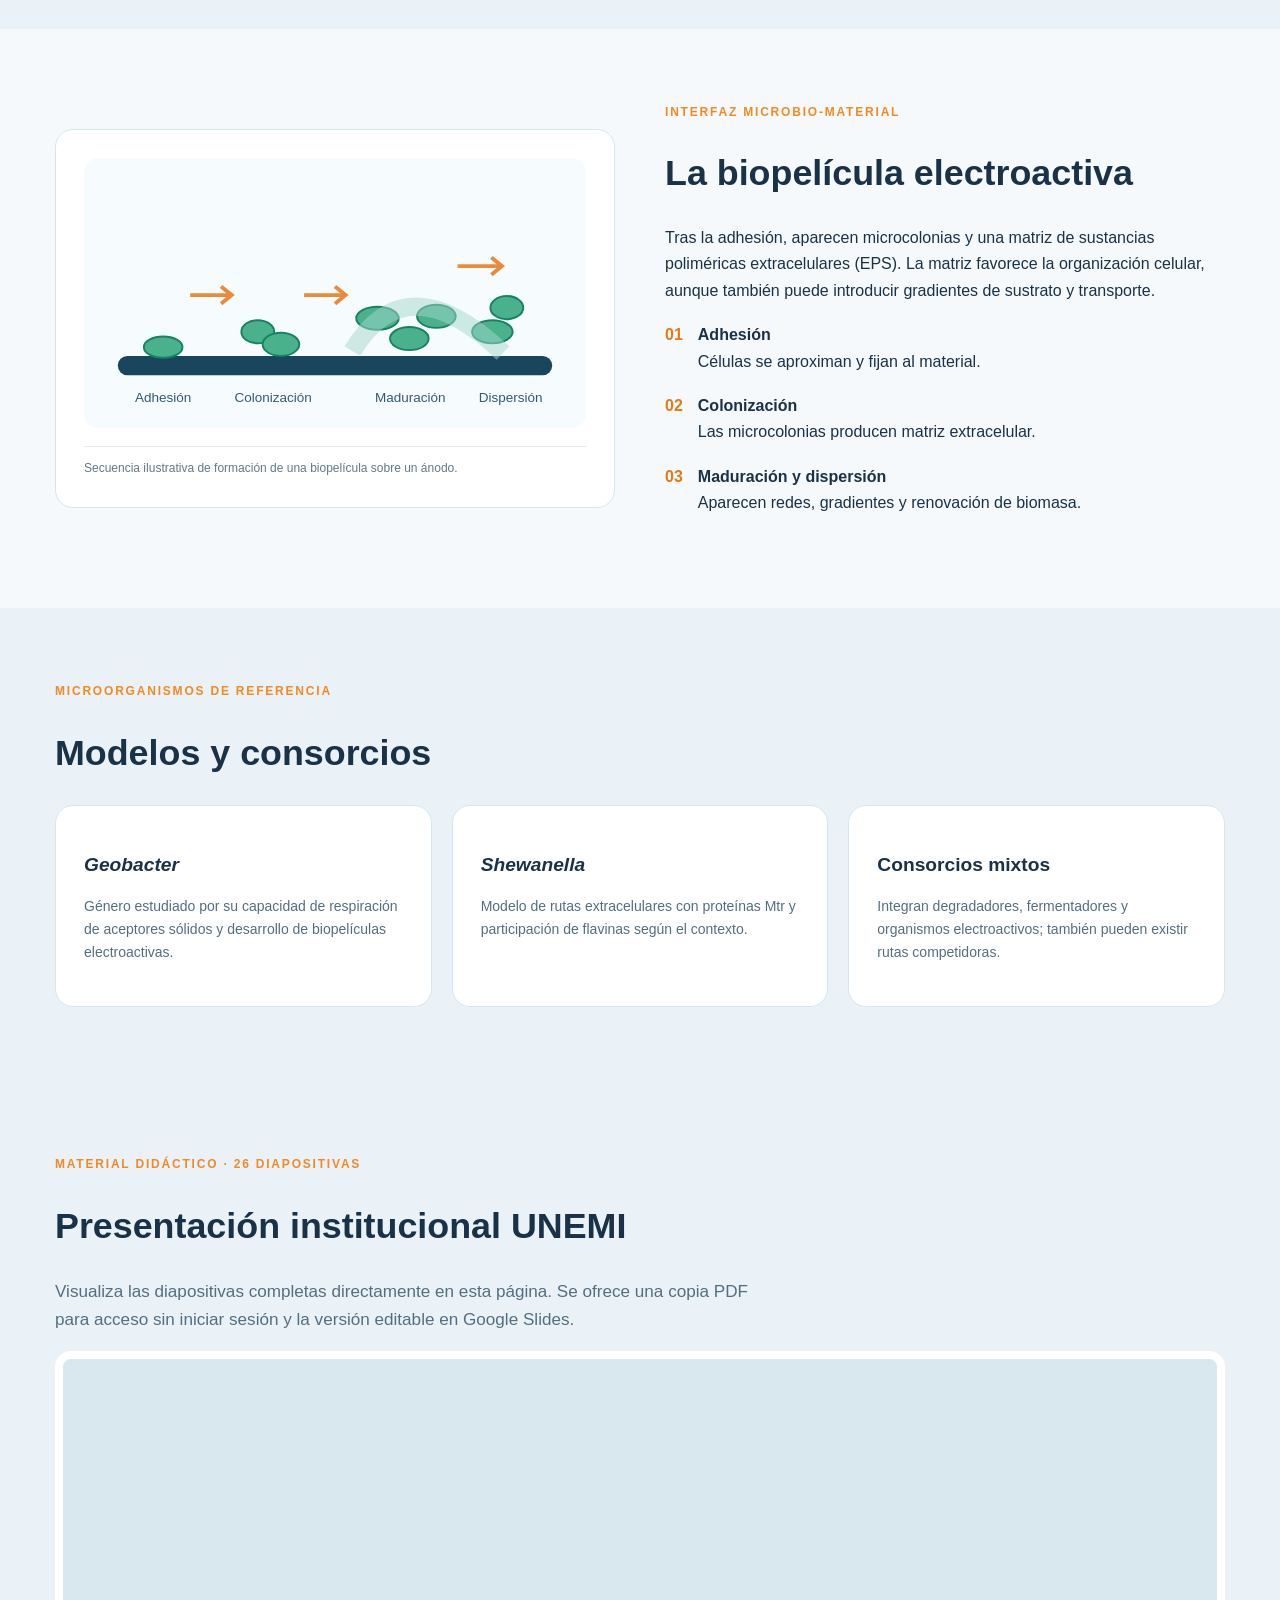
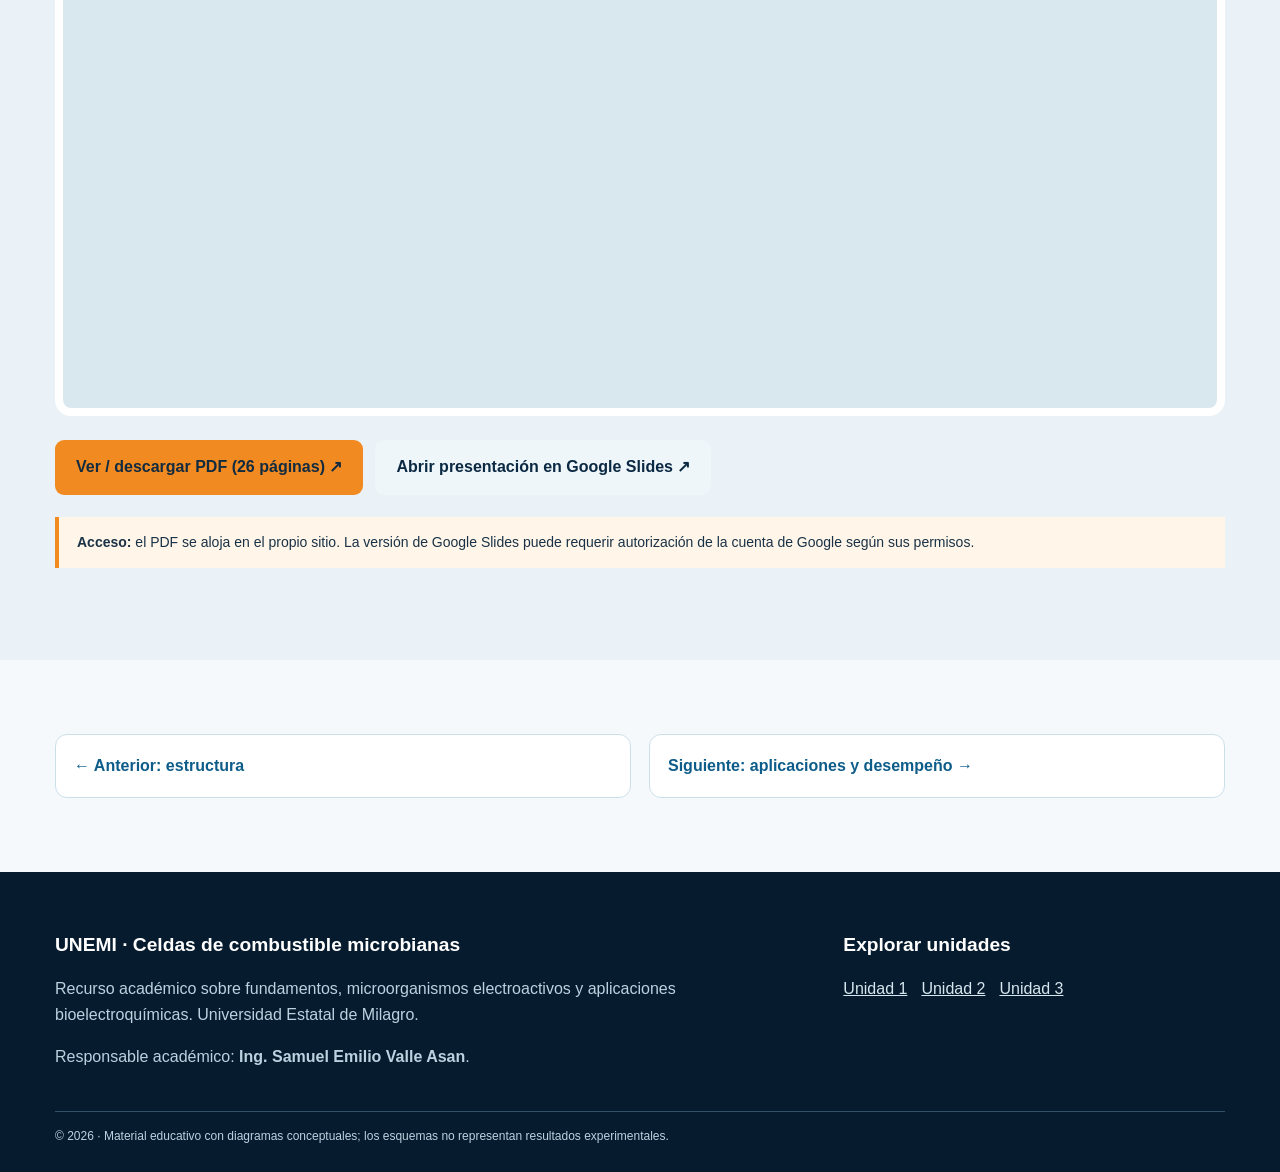
<file: transferencia.html>
<!doctype html><html lang="es"><head><meta charset="utf-8"><meta name="viewport" content="width=device-width, initial-scale=1"><meta name="theme-color" content="#0b2942"><meta name="description" content="Biopelículas electroactivas, mecanismos EET, Geobacter y Shewanella, 26 diapositivas UNEMI."><title>Microorganismos y transferencia de electrones | UNEMI · Celdas de combustible microbianas</title><link rel="stylesheet" href="styles.css"><link rel="icon" href="assets/icon.svg" type="image/svg+xml"></head><body><a class="skip-link" href="#contenido">Saltar al contenido</a><header class="site-header"><div class="container nav-shell"><a class="brand" href="index.html" aria-label="Inicio de MFC UNEMI"><span class="brand-mark">U</span><span class="brand-label"><strong>UNEMI · Biotecnología</strong><small>Universidad Estatal de Milagro</small></span></a><button class="nav-toggle" type="button" aria-controls="main-nav" aria-expanded="false" aria-label="Mostrar navegación">☰ Menú</button><nav id="main-nav" class="main-nav" aria-label="Navegación principal"><a href="index.html">Inicio</a><a href="estructura.html">Estructura y funcionamiento</a><a href="transferencia.html" aria-current="page">Transferencia de electrones</a><a href="aplicaciones.html">Aplicaciones y desempeño</a></nav></div></header><main id="contenido"><section class="hero"><div class="container hero-grid compact"><div class="fade-in"><div class="breadcrumb"><a href="index.html">Inicio</a><span>›</span><span>Unidad 2</span></div><div class="eyebrow">Unidad 2 · Microorganismos electroactivos</div><h1>Transferencia de <em>electrones</em></h1><p>Qué mecanismos permiten conectar el metabolismo microbiano con un electrodo: contacto, redes conductoras y mediación redox.</p><div class="stats"><div class="stat"><strong>26</strong><span>diapositivas</span></div><div class="stat"><strong>UNEMI</strong><span>Formato institucional</span></div></div></div><div class="hero-visual"><div class="illustration-card"><svg viewBox="0 0 630 320" xmlns="http://www.w3.org/2000/svg" role="img" aria-label="Tres rutas conceptuales de transferencia extracelular de electrones hacia un electrodo">
<rect width="630" height="320" rx="18" fill="#f6fbfd"/>
<g font-family="Arial,sans-serif" font-size="18" font-weight="700" fill="#164364"><text x="106" y="36">Directa</text><text x="273" y="36">Conductora</text><text x="494" y="36">Mediada</text></g>
<g stroke="#93bece" stroke-width="1"><path d="M210 60V284M420 60V284"/></g>
<g fill="#82ceaf" stroke="#187c64" stroke-width="3"><ellipse cx="93" cy="154" rx="44" ry="24" transform="rotate(-16 93 154)"/><ellipse cx="293" cy="152" rx="44" ry="24" transform="rotate(-16 293 152)"/><ellipse cx="498" cy="152" rx="44" ry="24" transform="rotate(-16 498 152)"/></g>
<g fill="#1e3e51"><rect x="153" y="94" width="21" height="137" rx="5"/><rect x="355" y="94" width="21" height="137" rx="5"/><rect x="558" y="94" width="21" height="137" rx="5"/></g>
<g stroke="#ea8124" stroke-width="4" fill="none"><path d="M129 151h22"/><path d="m140 143 10 8-10 8"/><path d="M329 143l12-21 14 21"/><path d="M341 122l-11-13"/><path d="m330 108 14 0 -4 14"/><path d="M538 157h20" stroke-dasharray="6 4"/><path d="m547 149 10 8-10 8"/></g>
<g fill="#efab57"><circle cx="523" cy="203" r="7"/><circle cx="549" cy="195" r="7"/><circle cx="539" cy="123" r="7"/></g>
<g font-family="Arial,sans-serif" font-size="14" fill="#406577"><text x="47" y="256">Proteínas redox</text><text x="251" y="256">Red / filamentos</text><text x="464" y="256">Mediadores redox</text><text x="60" y="276">de superficie</text><text x="255" y="276">extracelulares</text><text x="482" y="276">solubles</text></g>
</svg></div><div class="small-note">Figura ilustrativa. No corresponde a un resultado experimental.</div></div></div></section><section class="section"><div class="container split"><div><div class="eyebrow">Transferencia extracelular (EET)</div><h2>De la célula al electrodo</h2><p class="lead">La transferencia extracelular de electrones es la capacidad de ciertos microorganismos de intercambiar electrones con aceptores o donadores externos, incluidos materiales sólidos conductores.</p><p>El mecanismo puede implicar proteínas redox de la membrana externa, estructuras extracelulares y moléculas mediadoras. La presencia de corriente, sin evidencia adicional, no demuestra por sí misma una ruta molecular única.</p><div class="pill-row"><span class="pill">Citocromos</span><span class="pill">Mediadores redox</span><span class="pill">Biopelícula</span></div></div><figure class="concept-panel"><svg viewBox="0 0 630 320" xmlns="http://www.w3.org/2000/svg" role="img" aria-label="Tres rutas conceptuales de transferencia extracelular de electrones hacia un electrodo">
<rect width="630" height="320" rx="18" fill="#f6fbfd"/>
<g font-family="Arial,sans-serif" font-size="18" font-weight="700" fill="#164364"><text x="106" y="36">Directa</text><text x="273" y="36">Conductora</text><text x="494" y="36">Mediada</text></g>
<g stroke="#93bece" stroke-width="1"><path d="M210 60V284M420 60V284"/></g>
<g fill="#82ceaf" stroke="#187c64" stroke-width="3"><ellipse cx="93" cy="154" rx="44" ry="24" transform="rotate(-16 93 154)"/><ellipse cx="293" cy="152" rx="44" ry="24" transform="rotate(-16 293 152)"/><ellipse cx="498" cy="152" rx="44" ry="24" transform="rotate(-16 498 152)"/></g>
<g fill="#1e3e51"><rect x="153" y="94" width="21" height="137" rx="5"/><rect x="355" y="94" width="21" height="137" rx="5"/><rect x="558" y="94" width="21" height="137" rx="5"/></g>
<g stroke="#ea8124" stroke-width="4" fill="none"><path d="M129 151h22"/><path d="m140 143 10 8-10 8"/><path d="M329 143l12-21 14 21"/><path d="M341 122l-11-13"/><path d="m330 108 14 0 -4 14"/><path d="M538 157h20" stroke-dasharray="6 4"/><path d="m547 149 10 8-10 8"/></g>
<g fill="#efab57"><circle cx="523" cy="203" r="7"/><circle cx="549" cy="195" r="7"/><circle cx="539" cy="123" r="7"/></g>
<g font-family="Arial,sans-serif" font-size="14" fill="#406577"><text x="47" y="256">Proteínas redox</text><text x="251" y="256">Red / filamentos</text><text x="464" y="256">Mediadores redox</text><text x="60" y="276">de superficie</text><text x="255" y="276">extracelulares</text><text x="482" y="276">solubles</text></g>
</svg><figcaption>Las tres rutas son idealizaciones didácticas; un mismo consorcio puede combinar varias.</figcaption></figure></div></section>
<section class="section alt"><div class="container"><div class="eyebrow">Rutas de transferencia</div><h2>Tres mecanismos complementarios</h2><div class="cards"><article class="tile featured"><div class="number">01</div><h3>Contacto directo</h3><p>Participan proteínas redox superficiales y una interfaz física estrecha entre célula y ánodo.</p></article><article class="tile featured"><div class="number">02</div><h3>Conducción a distancia</h3><p>Ciertas comunidades usan filamentos, proteínas y redes de biopelícula capaces de transportar carga.</p></article><article class="tile featured"><div class="number">03</div><h3>Mediación soluble</h3><p>Moléculas redox como flavinas actúan como transportadores móviles en condiciones específicas.</p></article></div></div></section>
<section class="section"><div class="container split"><div class="concept-panel"><svg viewBox="0 0 520 280" xmlns="http://www.w3.org/2000/svg" role="img" aria-label="Secuencia de colonización y maduración de biopelícula"><rect width="520" height="280" rx="15" fill="#f6fbfd"/><path d="M45 215h430" stroke="#19465d" stroke-width="20" stroke-linecap="round"/><g fill="#49b28d" stroke="#178263" stroke-width="2"><ellipse cx="82" cy="196" rx="20" ry="11"/><ellipse cx="180" cy="180" rx="17" ry="12"/><ellipse cx="204" cy="193" rx="19" ry="12"/><ellipse cx="304" cy="166" rx="22" ry="12"/><ellipse cx="337" cy="187" rx="20" ry="12"/><ellipse cx="365" cy="164" rx="20" ry="12"/><ellipse cx="423" cy="180" rx="21" ry="12"/><ellipse cx="438" cy="155" rx="17" ry="12"/></g><path d="M278 200q56-93 156 2" fill="none" stroke="#a4d8ca" stroke-width="19" opacity=".5"/><g stroke="#ed8a36" stroke-width="4" fill="none"><path d="M110 142h42m-10-9 11 9-11 9M228 142h42m-10-9 11 9-11 9M387 112h45m-10-9 11 9-11 9"/></g><g font-size="14" font-family="Arial,sans-serif" fill="#315c74" text-anchor="middle"><text x="82" y="253">Adhesión</text><text x="196" y="253">Colonización</text><text x="338" y="253">Maduración</text><text x="442" y="253">Dispersión</text></g></svg><figcaption>Secuencia ilustrativa de formación de una biopelícula sobre un ánodo.</figcaption></div><div><div class="eyebrow">Interfaz microbio-material</div><h2>La biopelícula electroactiva</h2><p>Tras la adhesión, aparecen microcolonias y una matriz de sustancias poliméricas extracelulares (EPS). La matriz favorece la organización celular, aunque también puede introducir gradientes de sustrato y transporte.</p><ol class="step-list"><li><span><strong>Adhesión</strong>Células se aproximan y fijan al material.</span></li><li><span><strong>Colonización</strong>Las microcolonias producen matriz extracelular.</span></li><li><span><strong>Maduración y dispersión</strong>Aparecen redes, gradientes y renovación de biomasa.</span></li></ol></div></div></section>
<section class="section alt"><div class="container"><div class="eyebrow">Microorganismos de referencia</div><h2>Modelos y consorcios</h2><div class="cards"><article class="tile"><h3><em>Geobacter</em></h3><p>Género estudiado por su capacidad de respiración de aceptores sólidos y desarrollo de biopelículas electroactivas.</p></article><article class="tile"><h3><em>Shewanella</em></h3><p>Modelo de rutas extracelulares con proteínas Mtr y participación de flavinas según el contexto.</p></article><article class="tile"><h3>Consorcios mixtos</h3><p>Integran degradadores, fermentadores y organismos electroactivos; también pueden existir rutas competidoras.</p></article></div></div></section><section class="section alt" id="diapositivas"><div class="container"><div class="eyebrow">Material didáctico · 26 diapositivas</div><h2>Presentación institucional UNEMI</h2><p class="section-intro">Visualiza las diapositivas completas directamente en esta página. Se ofrece una copia PDF para acceso sin iniciar sesión y la versión editable en Google Slides.</p><div class="slide-embed"><iframe src="assets/transferencia.pdf#view=FitH" title="Presentación de la unidad en formato PDF con 26 diapositivas" loading="lazy"></iframe></div><div class="slide-links"><a class="btn" href="assets/transferencia.pdf" target="_blank" rel="noopener">Ver / descargar PDF (26 páginas) ↗</a><a class="btn light" href="https://docs.google.com/presentation/d/17ZXDBm8dKAwjDdx8HrAMh9LgZ_h9yRlHD2h5LWZPoQk/edit" target="_blank" rel="noopener">Abrir presentación en Google Slides ↗</a></div><div class="status-tip"><strong>Acceso:</strong> el PDF se aloja en el propio sitio. La versión de Google Slides puede requerir autorización de la cuenta de Google según sus permisos.</div></div></section><section class="section"><div class="container nav-next"><a href="estructura.html">← Anterior: estructura</a><a href="aplicaciones.html">Siguiente: aplicaciones y desempeño →</a></div></section></main><footer class="site-footer"><div class="container"><div class="foot-grid"><div><h3>UNEMI · Celdas de combustible microbianas</h3><p>Recurso académico sobre fundamentos, microorganismos electroactivos y aplicaciones bioelectroquímicas. Universidad Estatal de Milagro.</p><p>Responsable académico: <strong>Ing. Samuel Emilio Valle Asan</strong>.</p></div><div><h3>Explorar unidades</h3><div class="contact-links"><a href="estructura.html">Unidad 1</a><a href="transferencia.html">Unidad 2</a><a href="aplicaciones.html">Unidad 3</a></div></div></div><div class="foot-bottom">© <span data-year>2026</span> · Material educativo con diagramas conceptuales; los esquemas no representan resultados experimentales.</div></div></footer><script src="site.js" defer></script></body></html>
</file>
<file: styles.css>
:root{--navy:#0b2942;--blue:#0d5c89;--orange:#f28a22;--text:#193247;--muted:#556e7e;--line:#d6e4ec;--canvas:#f5f9fc}*{box-sizing:border-box}html{scroll-behavior:smooth}body{margin:0;color:var(--text);background:var(--canvas);font-family:Inter,"Segoe UI",Arial,sans-serif;line-height:1.65}a{color:var(--blue)}img{max-width:100%;height:auto}h1,h2,h3{line-height:1.2}h1{font-size:clamp(2.4rem,4.4vw,4.7rem);letter-spacing:-.04em}h2{font-size:clamp(1.7rem,2.8vw,2.6rem)}h3{font-size:1.2rem}p{max-width:75ch}.container{width:min(1170px,calc(100% - 44px));margin:auto}.skip-link{position:absolute;top:-60px;left:1rem;background:white;padding:10px;z-index:99}.skip-link:focus{top:5px}.site-header{background:#071b2e;border-bottom:3px solid var(--orange);color:white;position:sticky;top:0;z-index:50}.nav-shell{display:flex;align-items:center;justify-content:space-between;min-height:76px;gap:22px}.brand{display:flex;align-items:center;gap:13px;color:white;text-decoration:none}.brand-mark{display:grid;place-items:center;width:44px;height:44px;background:white;color:var(--navy);font-weight:900;font-size:19px;border-bottom:4px solid var(--orange)}.brand-label{display:flex;flex-direction:column;line-height:1.3}.brand-label strong{font-size:14px;letter-spacing:.08em}.brand-label small{font-size:11px;color:#c1d3df}.main-nav{display:flex;align-items:center;gap:5px}.main-nav a{color:#e1edf4;text-decoration:none;font-size:13px;font-weight:600;padding:11px 12px;border-radius:7px}.main-nav a[aria-current=page],.main-nav a:hover{background:#ffffff24}.nav-toggle{display:none;background:none;color:white;border:1px solid white;border-radius:7px;padding:9px}.eyebrow{color:var(--orange);font-size:12px;font-weight:900;letter-spacing:.15em;text-transform:uppercase;margin-bottom:17px}.hero{background:radial-gradient(circle at 75% 27%,#225e7e,#071d30 78%);color:white}.hero-grid{min-height:500px;display:grid;grid-template-columns:1.03fr .97fr;align-items:center;gap:40px;padding-block:65px}.hero-grid.compact{min-height:370px;padding-block:50px}.hero h1{color:white;margin-bottom:18px}.hero h1 em{font-style:normal;color:#ffac55}.hero p{color:#d5e7f0;font-size:1.1rem}.hero-visual{min-width:0}.illustration-card{padding:18px;background:#f3f9fd;border-radius:23px;box-shadow:0 24px 50px #0005}.illustration-card svg,.concept-panel svg,.topic-splash svg{width:100%;height:auto;display:block}.small-note{font-size:12px;color:#dae8ed;margin-top:10px}.breadcrumb{display:flex;gap:10px;color:#bcd4e0;font-size:13px;margin-bottom:16px}.breadcrumb a{color:#dbeaf2}.section{padding-block:74px}.section.alt{background:#eaf2f7}.section-intro,.lead{color:var(--muted);font-size:1.07rem}.cards{display:grid;grid-template-columns:repeat(3,minmax(0,1fr));gap:20px}.cards.four{grid-template-columns:repeat(4,minmax(0,1fr))}.tile,.panel,.concept-panel{background:white;border:1px solid #d7e5ed;border-radius:18px;padding:28px}.tile.featured{border-top:5px solid var(--orange)}.tile .number{color:var(--orange);font-weight:900;font-size:12px}.tile p{font-size:14px;color:var(--muted)}.tile a{text-decoration:none;font-weight:800}.mini-icon{display:grid;place-items:center;width:50px;height:50px;border-radius:12px;background:#eaf4f9;color:#0d648b;font-size:27px}.split{display:grid;grid-template-columns:1fr 1fr;align-items:center;gap:50px}.split.tight{gap:28px}.portrait-wrap{display:flex;align-items:center;gap:26px}.portrait{width:175px;aspect-ratio:1;object-fit:cover;flex:none;border:5px solid white;border-radius:50%;box-shadow:0 0 0 5px #e6f0f5,0 12px 30px #071f3c22}.person-name{font-size:1.65rem;line-height:1.2;color:var(--navy);font-weight:850}.credentials{color:var(--muted)}.accent-rule{width:55px;height:5px;background:var(--orange);border-radius:6px}.pill-row{display:flex;gap:8px;flex-wrap:wrap;margin-top:16px}.pill{font-size:12px;background:#e7f1f5;color:#12506f;padding:5px 11px;border-radius:99px;font-weight:800}.concept-panel figcaption{font-size:12px;color:#61798b;border-top:1px solid #e1ebf1;margin-top:18px;padding-top:12px}.step-list{list-style:none;counter-reset:step;padding:0}.step-list li{counter-increment:step;display:flex;gap:15px;margin:18px 0}.step-list li:before{content:counter(step,decimal-leading-zero);color:#e37a16;font-weight:900}.step-list li strong{display:block}.formula{font-family:Cambria,serif;font-size:1.32rem;font-weight:600;color:var(--navy);display:block;margin:14px 0}.btn{display:inline-flex;align-items:center;justify-content:center;gap:8px;background:var(--orange);color:#122b3f;border-radius:9px;text-decoration:none;font-weight:800;padding:12px 19px;border:2px solid transparent;margin:4px 0}.btn.secondary{background:none;color:white;border-color:#85aebf}.btn.light{background:#eef6fa;color:var(--navy)}.hero-actions,.slide-links,.stats{display:flex;gap:12px;flex-wrap:wrap}.stat{background:#fff1;border:1px solid #ffffff24;padding:13px 19px;border-radius:11px}.stat strong{display:block;font-size:26px;color:white}.stat span{font-size:12px;color:#cadce8}.slide-embed{background:#d9e8ef;border-radius:16px;border:8px solid white;overflow:hidden}.slide-embed iframe{display:block;width:100%;aspect-ratio:16/9;border:0}.slide-links{margin-top:20px}.status-tip{padding:14px 18px;background:#fff5e8;border-left:4px solid var(--orange);font-size:14px;margin-block:18px}.citation{font-size:12px;color:#617684}.nav-next{display:grid;grid-template-columns:1fr 1fr;gap:18px}.nav-next a{padding:18px;border:1px solid #cbdfe9;border-radius:12px;text-decoration:none;font-weight:800;background:white}.site-footer{background:#071b2e;color:#bbd2e0;padding:42px 0 25px}.site-footer h3{color:white}.site-footer a{color:#d5e7ef}.foot-grid{display:grid;grid-template-columns:2fr 1fr;gap:25px}.foot-bottom{border-top:1px solid #335066;padding-top:15px;margin-top:24px;font-size:12px}.contact-links a{display:inline-block;margin-right:14px}@media(max-width:900px){.nav-toggle{display:block}.main-nav{display:none;position:absolute;left:0;right:0;top:76px;flex-direction:column;background:#0c2d47;padding:12px 22px}.main-nav.is-open{display:flex}.hero-grid,.hero-grid.compact,.split{grid-template-columns:1fr}.cards.four{grid-template-columns:repeat(2,minmax(0,1fr))}}@media(max-width:640px){.container{width:calc(100% - 30px)}.brand-label strong{font-size:12px}.brand-label small{font-size:9px}.nav-shell{min-height:68px}.main-nav{top:68px}.section{padding-block:48px}.cards,.cards.four,.nav-next{grid-template-columns:1fr}.tile,.panel,.concept-panel{padding:21px}.portrait-wrap{flex-direction:column;text-align:center}.hero h1{font-size:2.5rem}.hero-grid{padding-block:42px;min-height:auto}.foot-grid{grid-template-columns:1fr}}
</file>
